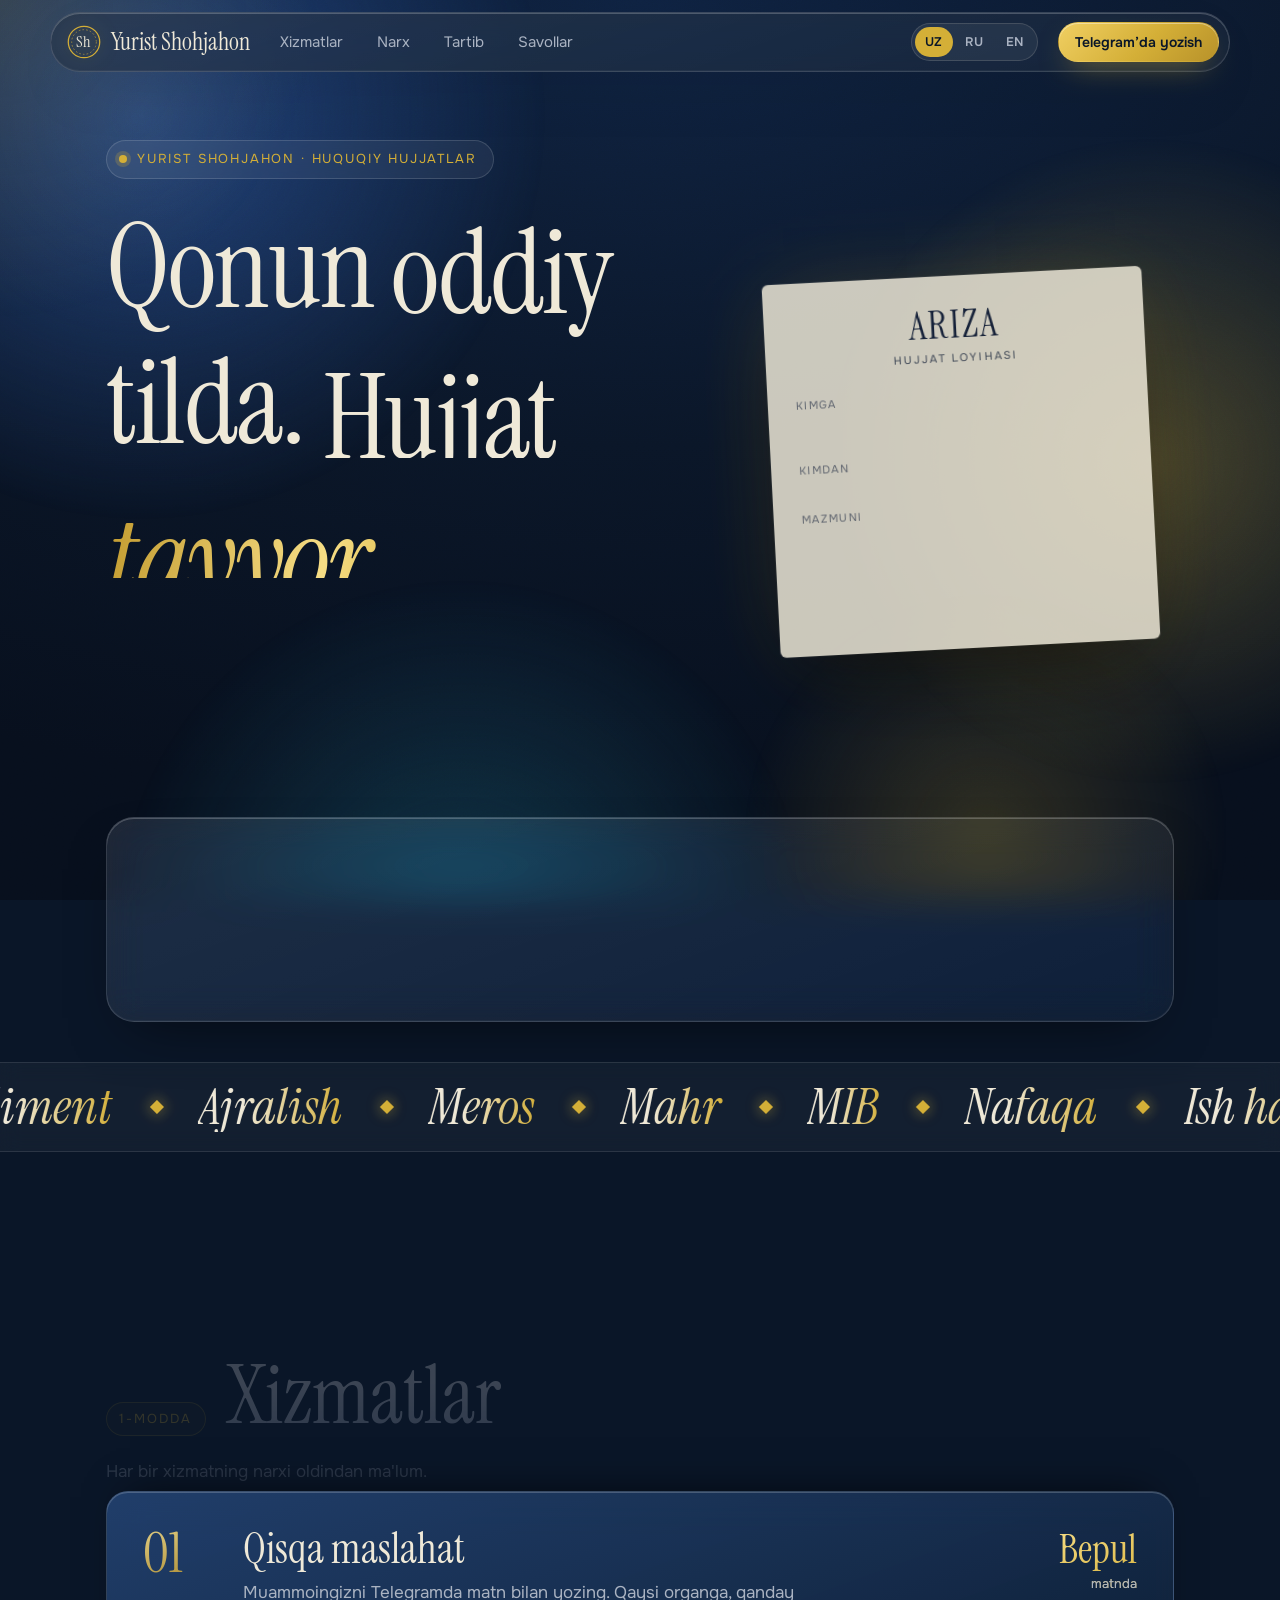
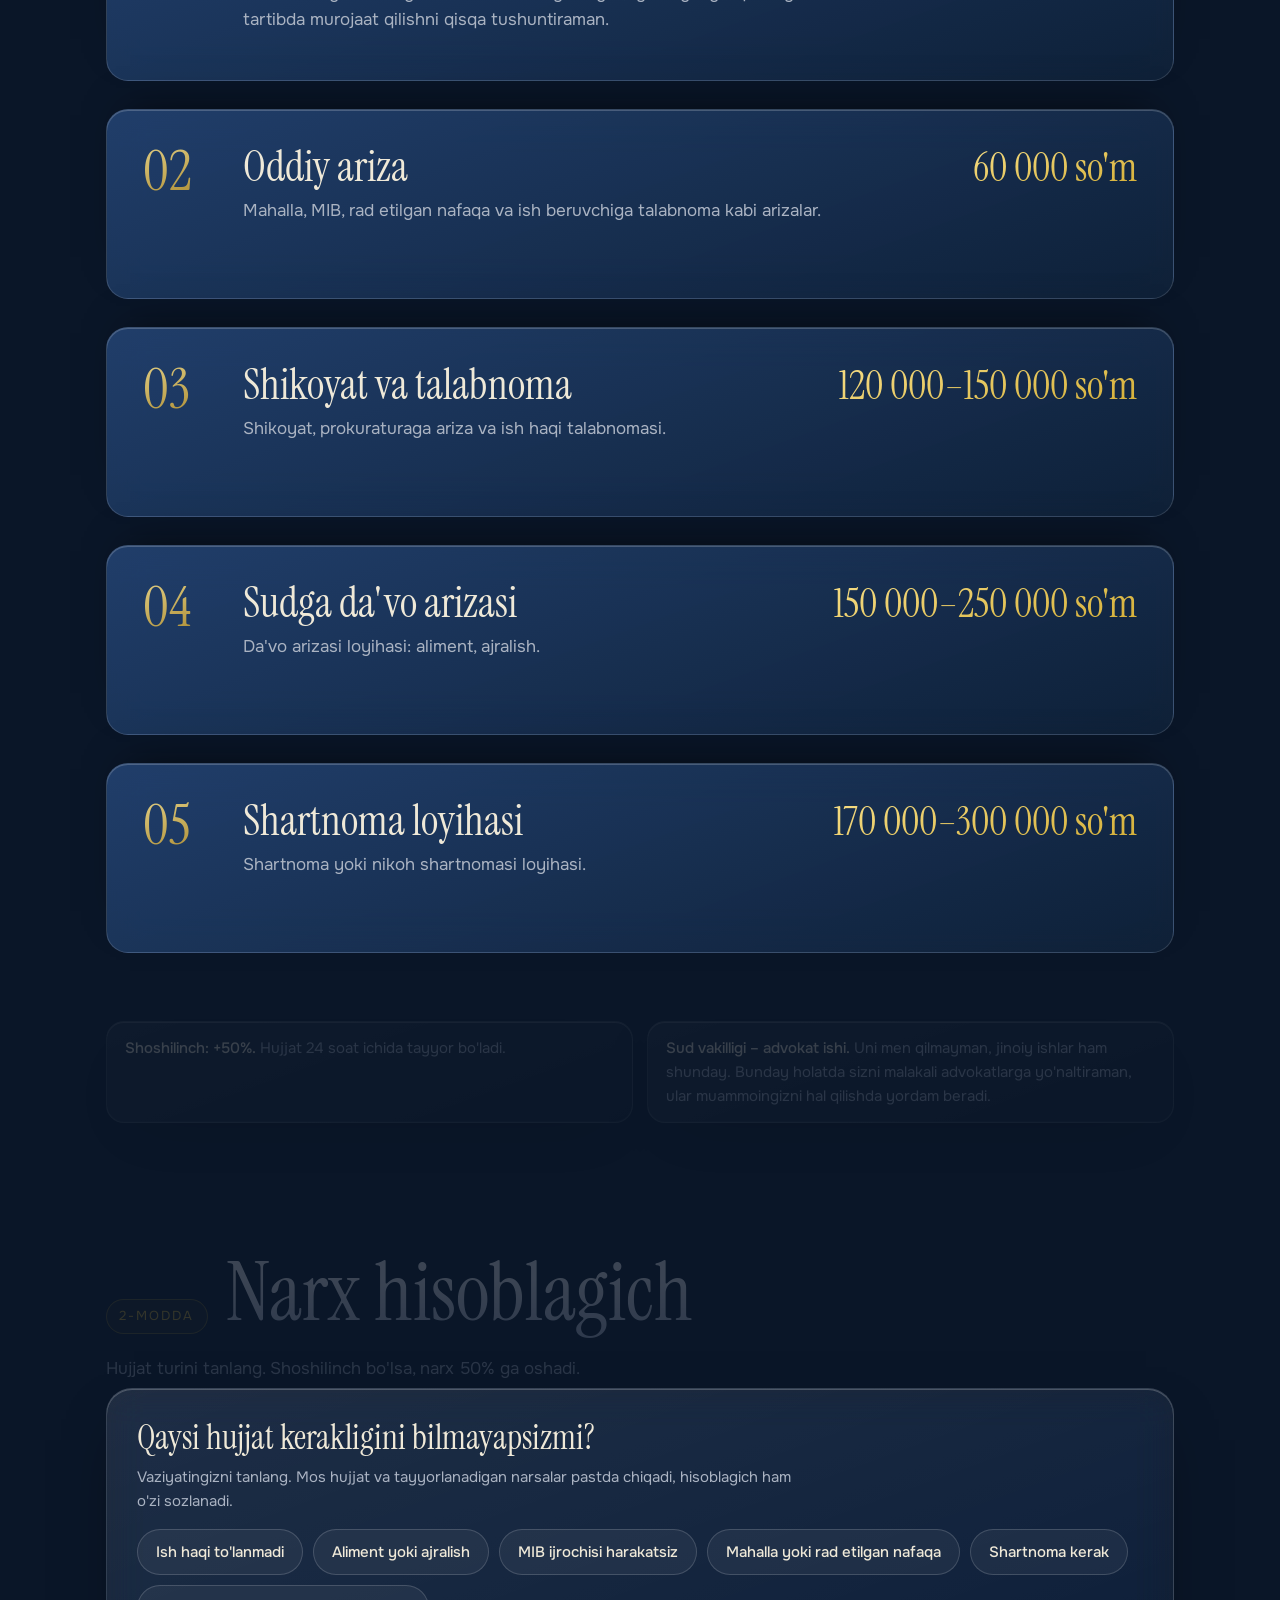
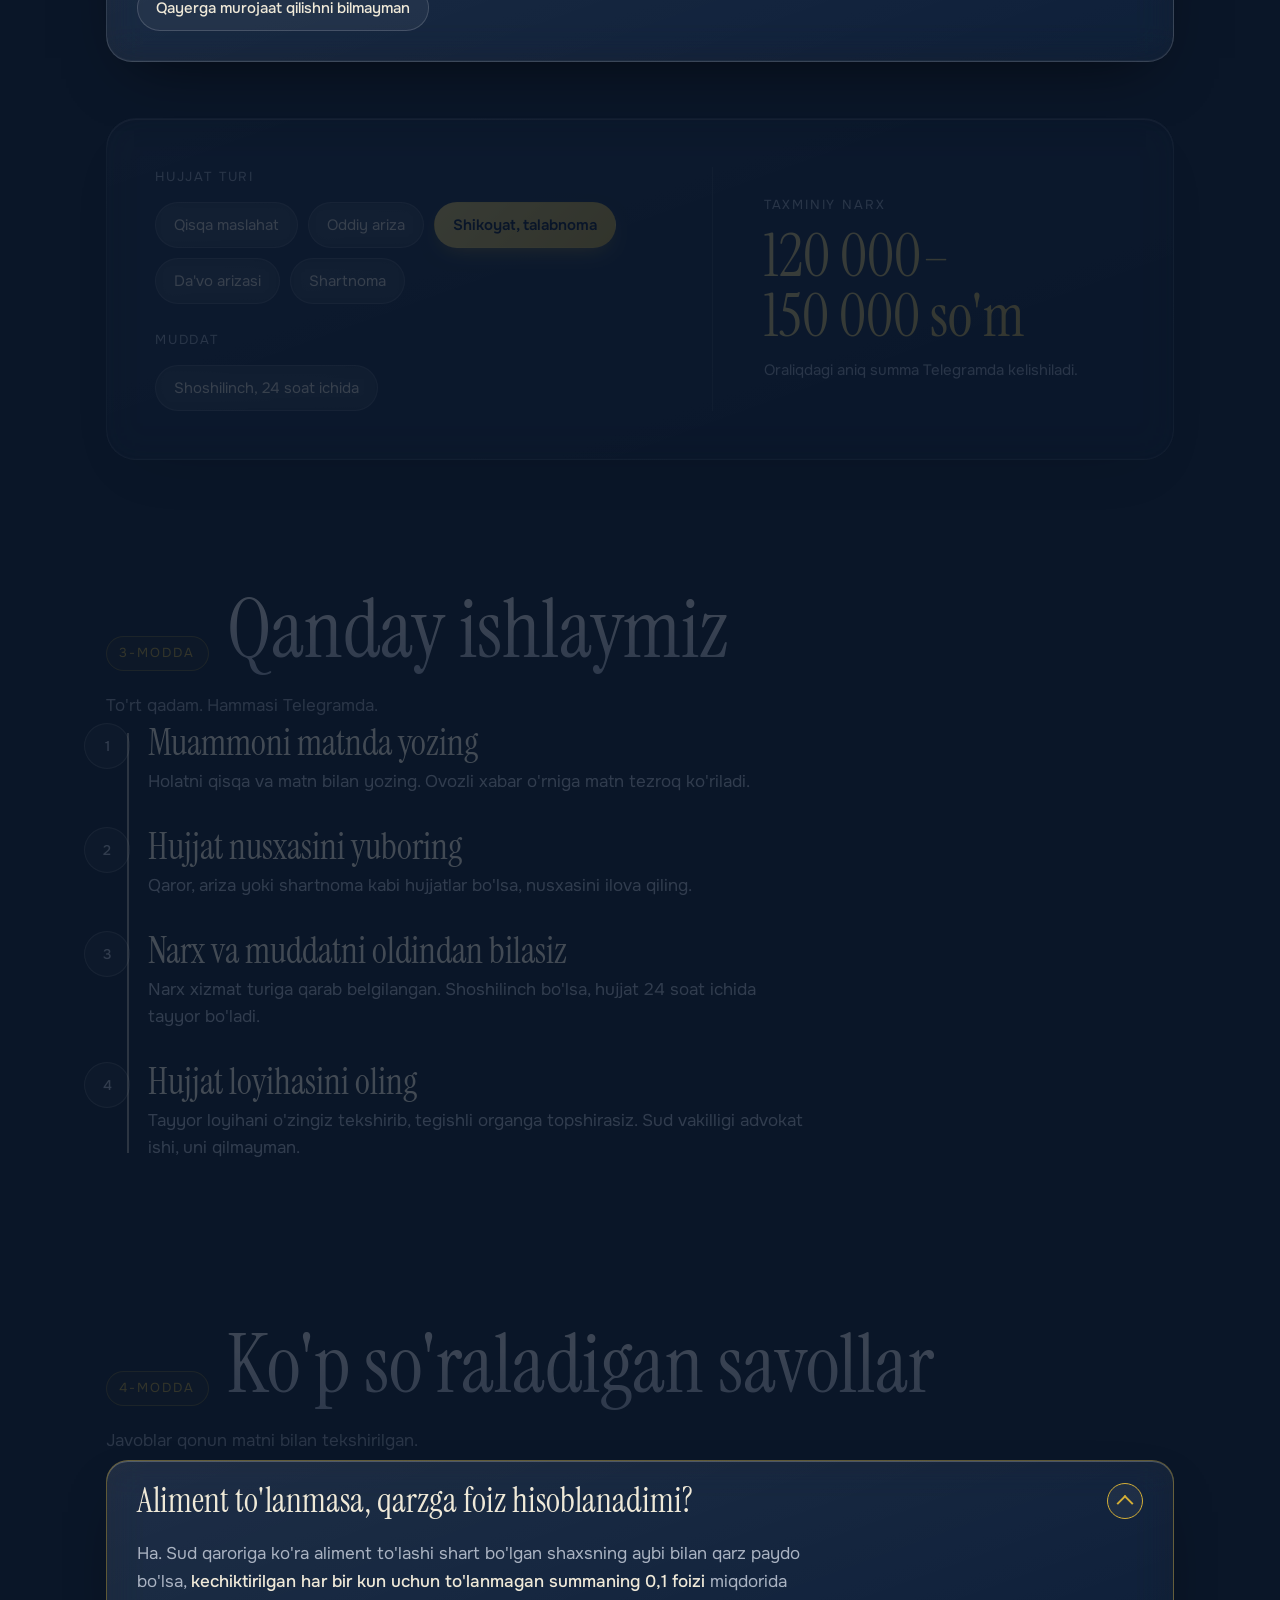
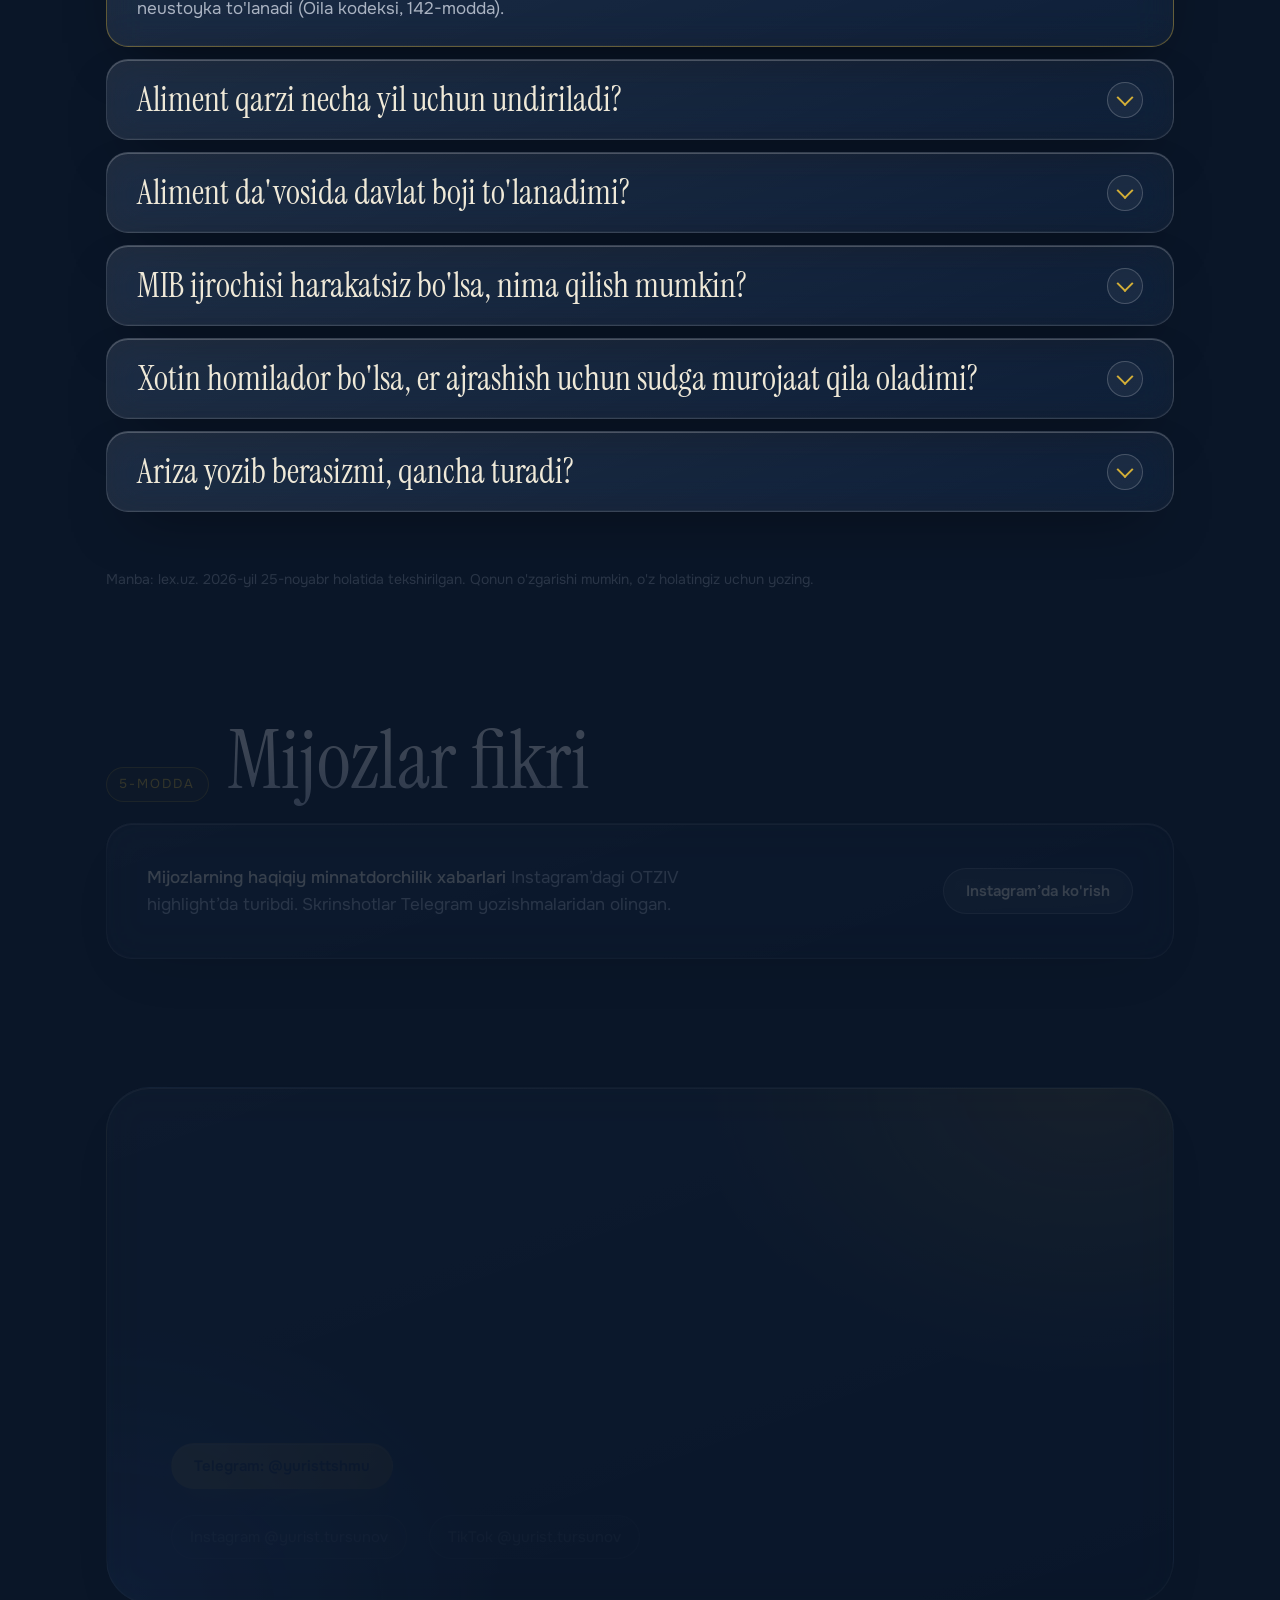
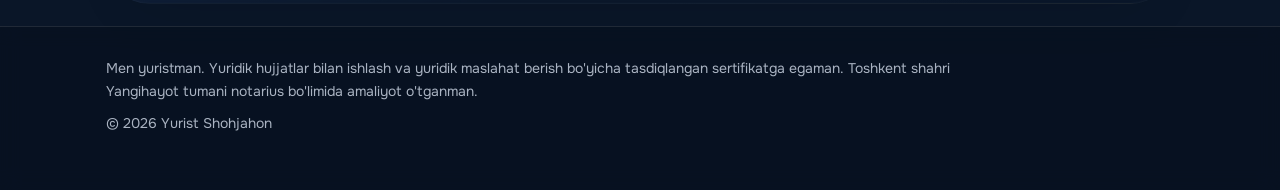
<file: index.html>
<!DOCTYPE html>
<html lang="uz" data-theme="dark">
<head>
<meta charset="utf-8">
<meta http-equiv="Content-Security-Policy" content="default-src 'none'; script-src 'self'; style-src 'self'; img-src 'self' data:; font-src 'self'; connect-src 'none'; media-src 'none'; frame-src 'none'; worker-src 'none'; manifest-src 'none'; object-src 'none'; base-uri 'none'; form-action 'none'">
<meta name="referrer" content="no-referrer">
<link rel="icon" href="data:image/svg+xml,%3Csvg xmlns='http://www.w3.org/2000/svg' viewBox='0 0 64 64'%3E%3Crect width='64' height='64' rx='14' fill='%230a1628'/%3E%3Ccircle cx='32' cy='32' r='22' fill='none' stroke='%23d4af37' stroke-width='3'/%3E%3Ctext x='32' y='41' text-anchor='middle' font-family='Georgia,serif' font-size='24' fill='%23d4af37'%3ESh%3C/text%3E%3C/svg%3E">
<meta name="viewport" content="width=device-width, initial-scale=1">
<meta name="color-scheme" content="dark">
<meta name="theme-color" content="#0a1628">
<meta property="og:title" content="Yurist Shohjahon">
<meta property="og:description" content="Ariza, shikoyat, da'vo va shartnoma loyihalari. Qisqa maslahat matnda bepul.">
<meta property="og:type" content="website">
<meta property="og:locale" content="uz_UZ">
<link rel="canonical" href="https://yuristtursunov.github.io/yurist-shohjahon/">
<link rel="alternate" hreflang="uz" href="https://yuristtursunov.github.io/yurist-shohjahon/">
<link rel="alternate" hreflang="ru" href="https://yuristtursunov.github.io/yurist-shohjahon/ru/">
<link rel="alternate" hreflang="en" href="https://yuristtursunov.github.io/yurist-shohjahon/en/">
<link rel="alternate" hreflang="x-default" href="https://yuristtursunov.github.io/yurist-shohjahon/">
<script type="application/ld+json">{"@context":"https://schema.org","@graph":[{"@type":"WebSite","name":"Yurist Shohjahon","url":"https://yuristtursunov.github.io/yurist-shohjahon/","inLanguage":"uz"},{"@type":"FAQPage","url":"https://yuristtursunov.github.io/yurist-shohjahon/#savollar","inLanguage":"uz","mainEntity":[{"@type":"Question","name":"Aliment to'lanmasa, qarzga foiz hisoblanadimi?","acceptedAnswer":{"@type":"Answer","text":"Ha. Sud qaroriga ko'ra aliment to'lashi shart bo'lgan shaxsning aybi bilan qarz paydo bo'lsa, kechiktirilgan har bir kun uchun to'lanmagan summaning 0,1 foizi miqdorida neustoyka to'lanadi (Oila kodeksi, 142-modda)."}},{"@type":"Question","name":"Aliment qarzi necha yil uchun undiriladi?","acceptedAnswer":{"@type":"Answer","text":"Ijro varaqasi yoki notarial kelishuv taqdim qilingunga qadar o'tgan davr uchun, uch yildan oshmagan muddatga. Qarz to'lovchining aybi bilan undirilmagan bo'lsa, o'tgan butun vaqt uchun undiriladi (Oila kodeksi, 139-modda)."}},{"@type":"Question","name":"Aliment da'vosida davlat boji to'lanadimi?","acceptedAnswer":{"@type":"Answer","text":"Yo'q. Aliment undirish haqidagi da'volar bo'yicha da'vogarlar davlat bojidan ozod (“Davlat boji to'g'risida”gi qonun, 8-modda)."}},{"@type":"Question","name":"MIB ijrochisi harakatsiz bo'lsa, nima qilish mumkin?","acceptedAnswer":{"@type":"Answer","text":"Ijrochining qarori, harakati yoki harakatsizligi ustidan shikoyat 10 kun ichida beriladi: ma'muriy sudga yoki yuqori turuvchi organga. Muddat qaror haqida xabar qilingan kundan yoki huquq buzilgani ma'lum bo'lgan paytdan boshlanadi (“Sud hujjatlari va boshqa organlar hujjatlarini ijro etish to'g'risida”gi qonun, 86-1-modda)."}},{"@type":"Question","name":"Xotin homilador bo'lsa, er ajrashish uchun sudga murojaat qila oladimi?","acceptedAnswer":{"@type":"Answer","text":"Xotinning roziligisiz qila olmaydi. Bu cheklov homiladorlik vaqtida va bola tug'ilgandan keyin bir yil davom etadi (Oila kodeksi, 39-modda). Sud ishni keyinga qoldirib, yarashish uchun olti oygacha muhlat ham berishi mumkin (40-modda)."}},{"@type":"Question","name":"Ariza yozib berasizmi, qancha turadi?","acceptedAnswer":{"@type":"Answer","text":"Ha, hujjat loyihasini tayyorlayman. Narxlar yuqoridagi hisoblagichda, qisqa maslahat bepul. Sud vakilligi advokat ishi, uni men qilmayman."}}]}]}</script>
<meta name="description" content="Yurist Shohjahon: ariza, shikoyat, da'vo va shartnoma loyihalari. Qisqa maslahat matnda bepul.">
<title>Yurist Shohjahon</title>
<link rel="stylesheet" href="assets/style.css">
</head>
<body>
<a class="skip" href="#asosiy">Asosiy mazmunga o'tish</a>
<div id="progress" aria-hidden="true"></div>
<div class="aurora" aria-hidden="true"><i class="blob b1"></i><i class="blob b2"></i><i class="blob b3"></i><i class="blob b4"></i></div>
<div class="grain" aria-hidden="true"></div>
<div class="ring" id="ring" aria-hidden="true"></div>

<header class="top">
  <div class="wrap">
    <a class="brand" href="#" aria-label="Yurist Shohjahon, bosh sahifa">
      <svg viewBox="0 0 40 40" aria-hidden="true"><circle cx="20" cy="20" r="18.5" fill="none" stroke="#d4af37" stroke-width="1.5"/><circle cx="20" cy="20" r="14.5" fill="none" stroke="#d4af37" stroke-width=".7" stroke-dasharray="2 2.4"/><text x="20" y="26" text-anchor="middle" font-family="Instrument Serif, Georgia, serif" font-size="19" fill="#efe9d8">Sh</text></svg>
      <span translate="no">Yurist Shohjahon</span>
    </a>
    <nav class="menu" aria-label="Bo'limlar">
      <a href="#xizmatlar">Xizmatlar</a>
      <a href="#narx">Narx</a>
      <a href="#tartib">Tartib</a>
      <a href="#savollar">Savollar</a>
    </nav>
    <div class="lang" role="group" aria-label="Til / Язык / Language"><a href="./" hreflang="uz" lang="uz" aria-label="O'zbekcha" aria-current="true">UZ</a><a href="ru/" hreflang="ru" lang="ru" aria-label="Русский">RU</a><a href="en/" hreflang="en" lang="en" aria-label="English">EN</a></div>
    <a class="btn gold" href="https://t.me/yuristtshmu" data-mag rel="noopener noreferrer"><span>Telegram<span class="hide-s">’da yozish</span></span></a>
  </div>
</header>

<main id="asosiy">
<section class="hero" aria-labelledby="h1">
  <div class="glow" id="glow" aria-hidden="true"></div>
  <div class="wrap">
    <div class="hero-grid">
      <div>
        <p class="eyebrow">Yurist Shohjahon · huquqiy hujjatlar</p>
        <h1 id="h1"><span class="w"><span>Qonun</span></span> <span class="w"><span>oddiy</span></span> <span class="w"><span>tilda.</span></span> <span class="w"><span>Hujjat</span></span> <span class="w"><span><em>tayyor.</em></span></span></h1>
        <p class="lead">Men Shohjahon, yurist. <b>Aliment, ajralish, MIB va ish haqi</b> kabi masalalarda ariza, shikoyat va da'vo loyihalarini tayyorlab beraman. Qisqa maslahat matnda bepul.</p>
        <div class="cta">
          <a class="btn gold" href="https://t.me/yuristtshmu" data-mag rel="noopener noreferrer">Muammoni yozish</a>
          <a class="btn ghost" href="#narx" data-mag>Narxni hisoblash</a>
        </div>
      </div>
      <div class="paper-wrap" id="paperWrap">
        <div class="fchip c1" aria-hidden="true"><i></i>Qisqa maslahat – bepul</div>
        <div class="fchip c2" aria-hidden="true"><i></i>Shoshilinch – 24 soat</div>
        <div class="paper" id="paper" role="img" aria-label="Ariza namunasi: sarlavha, maydonlar va “Loyiha tayyor” muhri">
          <div class="doc-t">ARIZA</div>
          <div class="doc-s">hujjat loyihasi</div>
          <div class="row">Kimga</div><span class="ln a"></span><span class="ln e"></span>
          <div class="row">Kimdan</div><span class="ln b"></span>
          <div class="row">Mazmuni</div><span class="ln a"></span><span class="ln d"></span><span class="ln c"></span><span class="ln b"></span><span class="ln e"></span>
          <div class="stamp">Loyiha<br>tayyor<small>Yurist Shohjahon</small></div>
        </div>
      </div>
    </div>

    <div class="stats">
      <div class="stat"><strong class="num" data-count="1000" data-suffix="+">1&nbsp;000+</strong><span>Instagram obunachi</span></div>
      <div class="stat"><strong>Bepul</strong><span>qisqa maslahat, matnda</span></div>
      <div class="stat"><strong class="num" data-count="24" data-suffix=" soat">24 soat</strong><span>shoshilinch hujjat (+<span data-urgent-pct>50</span>%)</span></div>
    </div>
  </div>

  <div class="marquee" aria-hidden="true">
    <div class="marquee-track" id="mtrack">
      <div class="mgroup"><span>Aliment</span><i></i><span>Ajralish</span><i></i><span>Meros</span><i></i><span>Mahr</span><i></i><span>MIB</span><i></i><span>Nafaqa</span><i></i><span>Ish haqi</span><i></i><span>Shartnoma</span><i></i></div>
      <div class="mgroup"><span>Aliment</span><i></i><span>Ajralish</span><i></i><span>Meros</span><i></i><span>Mahr</span><i></i><span>MIB</span><i></i><span>Nafaqa</span><i></i><span>Ish haqi</span><i></i><span>Shartnoma</span><i></i></div>
    </div>
  </div>
</section>

<section class="art" id="xizmatlar" aria-labelledby="h-x">
  <div class="wrap">
    <div class="art-h"><span class="mod">1-modda</span><h2 id="h-x">Xizmatlar</h2></div>
    <p class="art-p">Har bir xizmatning narxi oldindan ma'lum.</p>
    <div class="stack" id="stack">
      <article class="svc"><div class="n">01</div><div><h3>Qisqa maslahat</h3><p>Muammoingizni Telegramda matn bilan yozing. Qaysi organga, qanday tartibda murojaat qilishni qisqa tushuntiraman.</p></div><div class="pr"><span data-price="maslahat">Bepul</span><small>matnda</small></div></article>
      <article class="svc"><div class="n">02</div><div><h3>Oddiy ariza</h3><p>Mahalla, MIB, rad etilgan nafaqa va ish beruvchiga talabnoma kabi arizalar.</p></div><div class="pr"><span data-price="oddiy">60 000 so'm</span></div></article>
      <article class="svc"><div class="n">03</div><div><h3>Shikoyat va talabnoma</h3><p>Shikoyat, prokuraturaga ariza va ish haqi talabnomasi.</p></div><div class="pr"><span data-price="shikoyat">120 000–150 000 so'm</span></div></article>
      <article class="svc"><div class="n">04</div><div><h3>Sudga da'vo arizasi</h3><p>Da'vo arizasi loyihasi: aliment, ajralish.</p></div><div class="pr"><span data-price="davo">150 000–250 000 so'm</span></div></article>
      <article class="svc"><div class="n">05</div><div><h3>Shartnoma loyihasi</h3><p>Shartnoma yoki nikoh shartnomasi loyihasi.</p></div><div class="pr"><span data-price="shartnoma">170 000–300 000 so'm</span></div></article>
    </div>
    <div class="rule-note">
      <p class="chip-note"><b>Shoshilinch: +<span data-urgent-pct>50</span>%.</b> Hujjat 24 soat ichida tayyor bo'ladi.</p>
      <p class="chip-note"><b>Sud vakilligi – advokat ishi.</b> Uni men qilmayman, jinoiy ishlar ham shunday. Bunday holatda sizni malakali advokatlarga yo'naltiraman, ular muammoingizni hal qilishda yordam beradi.</p>
    </div>
  </div>
</section>

<section class="art" id="narx" aria-labelledby="h-n">
  <div class="wrap">
    <div class="art-h"><span class="mod">2-modda</span><h2 id="h-n">Narx hisoblagich</h2></div>
    <p class="art-p">Hujjat turini tanlang. Shoshilinch bo'lsa, narx 50% ga oshadi.</p>
    <div class="finder" id="finder"><h3 id="fh">Qaysi hujjat kerakligini bilmayapsizmi?</h3><p class="fhint">Vaziyatingizni tanlang. Mos hujjat va tayyorlanadigan narsalar pastda chiqadi, hisoblagich ham o'zi sozlanadi.</p><div class="opts" role="group" aria-labelledby="fh"><button type="button" class="fbtn" data-doc="shikoyat" data-fo="fo1" aria-pressed="false">Ish haqi to'lanmadi</button><button type="button" class="fbtn" data-doc="davo" data-fo="fo2" aria-pressed="false">Aliment yoki ajralish</button><button type="button" class="fbtn" data-doc="shikoyat" data-fo="fo3" aria-pressed="false">MIB ijrochisi harakatsiz</button><button type="button" class="fbtn" data-doc="oddiy" data-fo="fo4" aria-pressed="false">Mahalla yoki rad etilgan nafaqa</button><button type="button" class="fbtn" data-doc="shartnoma" data-fo="fo5" aria-pressed="false">Shartnoma kerak</button><button type="button" class="fbtn" data-doc="maslahat" data-fo="fo6" aria-pressed="false">Qayerga murojaat qilishni bilmayman</button></div><div class="fout" id="fout" role="status" aria-live="polite" hidden></div><template id="fo1"><p class="fr">Sizga mos: <b>Shikoyat va talabnoma</b></p><p class="fp">Narx: <span data-price="shikoyat">120 000–150 000 so'm</span></p><p class="ft">Yozishdan oldin tayyorlang:</p><ul><li>Ishga kirgan va to'lov kutilgan sanalar</li><li>Ish shartnomasi yoki buyruq nusxasi (bo'lsa)</li><li>To'lanmagan summa va ish beruvchining javobi (bo'lsa)</li></ul><a class="btn gold fcta" href="https://t.me/yuristtshmu" rel="noopener noreferrer">Telegramda yozish</a></template><template id="fo2"><p class="fr">Sizga mos: <b>Sudga da'vo arizasi</b></p><p class="fp">Narx: <span data-price="davo">150 000–250 000 so'm</span></p><p class="ft">Yozishdan oldin tayyorlang:</p><ul><li>Nikoh va bolalar haqida qisqa ma'lumot</li><li>Oldingi sud qarori yoki ariza nusxasi (bo'lsa)</li><li>Sudda aynan nimani talab qilmoqchiligingiz</li></ul><a class="btn gold fcta" href="https://t.me/yuristtshmu" rel="noopener noreferrer">Telegramda yozish</a></template><template id="fo3"><p class="fr">Sizga mos: <b>Shikoyat va talabnoma</b></p><p class="fp">Narx: <span data-price="shikoyat">120 000–150 000 so'm</span></p><p class="ft">Yozishdan oldin tayyorlang:</p><ul><li>Ijro hujjati yoki qaror nusxasi (bo'lsa)</li><li>Ijrochiga qachon murojaat qilganingiz va qanday javob olganingiz</li><li>Qanday natija kutayotganingiz</li></ul><a class="btn gold fcta" href="https://t.me/yuristtshmu" rel="noopener noreferrer">Telegramda yozish</a></template><template id="fo4"><p class="fr">Sizga mos: <b>Oddiy ariza</b></p><p class="fp">Narx: <span data-price="oddiy">60 000 so'm</span></p><p class="ft">Yozishdan oldin tayyorlang:</p><ul><li>Qaysi organga murojaat qilmoqchisiz (mahalla, MIB, ish beruvchi)</li><li>Rad javobi yoki qaror nusxasi (bo'lsa)</li><li>Nimani so'rayotganingiz</li></ul><a class="btn gold fcta" href="https://t.me/yuristtshmu" rel="noopener noreferrer">Telegramda yozish</a></template><template id="fo5"><p class="fr">Sizga mos: <b>Shartnoma loyihasi</b></p><p class="fp">Narx: <span data-price="shartnoma">170 000–300 000 so'm</span></p><p class="ft">Yozishdan oldin tayyorlang:</p><ul><li>Tomonlar kimlar va nima haqida kelishilgan</li><li>Summa, muddat va to'lov tartibi</li><li>Nikoh shartnomasi bo'lsa, qaysi mulk va majburiyatlar kiradi</li></ul><a class="btn gold fcta" href="https://t.me/yuristtshmu" rel="noopener noreferrer">Telegramda yozish</a></template><template id="fo6"><p class="fr">Sizga mos: <b>Qisqa maslahat</b></p><p class="fp">Narx: <span data-price="maslahat">Bepul</span></p><p class="ft">Yozishdan oldin tayyorlang:</p><ul><li>Holatni 3–4 gapda yozing</li><li>Sanalar va mavjud hujjatlarni eslatib o'ting</li><li>Qaysi organga murojaat qilishni bepul maslahatda tushuntiraman</li></ul><a class="btn gold fcta" href="https://t.me/yuristtshmu" rel="noopener noreferrer">Telegramda yozish</a></template></div>
    <div class="calc">
      <div>
        <fieldset>
          <legend>Hujjat turi</legend>
          <div class="opts" id="opts">
            <div class="opt"><input type="radio" name="tur" id="t-maslahat" value="maslahat"><label for="t-maslahat">Qisqa maslahat</label></div>
            <div class="opt"><input type="radio" name="tur" id="t-oddiy" value="oddiy"><label for="t-oddiy">Oddiy ariza</label></div>
            <div class="opt"><input type="radio" name="tur" id="t-shikoyat" value="shikoyat" checked><label for="t-shikoyat">Shikoyat, talabnoma</label></div>
            <div class="opt"><input type="radio" name="tur" id="t-davo" value="davo"><label for="t-davo">Da'vo arizasi</label></div>
            <div class="opt"><input type="radio" name="tur" id="t-shartnoma" value="shartnoma"><label for="t-shartnoma">Shartnoma</label></div>
          </div>
        </fieldset>
        <fieldset class="urgent">
          <legend>Muddat</legend>
          <div class="opts"><div class="opt"><input type="checkbox" id="urgent"><label for="urgent">Shoshilinch, 24 soat ichida</label></div></div>
        </fieldset>
      </div>
      <div class="out">
        <span class="lab">Taxminiy narx</span>
        <div class="big" id="big" aria-hidden="true">120&nbsp;000–150&nbsp;000&nbsp;so'm</div>
        <p class="sr" id="live" role="status" aria-live="polite"></p>
        <p id="outnote">Oraliqdagi aniq summa Telegramda kelishiladi.</p>
      </div>
    </div>
  </div>
</section>

<section class="art" id="tartib" aria-labelledby="h-t">
  <div class="wrap">
    <div class="art-h"><span class="mod">3-modda</span><h2 id="h-t">Qanday ishlaymiz</h2></div>
    <p class="art-p">To'rt qadam. Hammasi Telegramda.</p>
    <div class="steps-wrap" id="steps">
      <div class="track" aria-hidden="true"></div><div class="fill" id="fill" aria-hidden="true"></div>
      <ol class="steps">
      <li data-n="1"><h3>Muammoni matnda yozing</h3><p>Holatni qisqa va matn bilan yozing. Ovozli xabar o'rniga matn tezroq ko'riladi.</p></li>
      <li data-n="2"><h3>Hujjat nusxasini yuboring</h3><p>Qaror, ariza yoki shartnoma kabi hujjatlar bo'lsa, nusxasini ilova qiling.</p></li>
      <li data-n="3"><h3>Narx va muddatni oldindan bilasiz</h3><p>Narx xizmat turiga qarab belgilangan. Shoshilinch bo'lsa, hujjat 24 soat ichida tayyor bo'ladi.</p></li>
      <li data-n="4"><h3>Hujjat loyihasini oling</h3><p>Tayyor loyihani o'zingiz tekshirib, tegishli organga topshirasiz. Sud vakilligi advokat ishi, uni qilmayman.</p></li>
      </ol>
    </div>
  </div>
</section>

<section class="art" id="savollar" aria-labelledby="h-s">
  <div class="wrap">
    <div class="art-h"><span class="mod">4-modda</span><h2 id="h-s">Ko'p so'raladigan savollar</h2></div>
    <p class="art-p">Javoblar qonun matni bilan tekshirilgan.</p>
    <div class="faq" id="faq">
      <div class="q" data-open="false"><h3><button type="button" aria-expanded="false" aria-controls="a1" id="b1"><span>Aliment to'lanmasa, qarzga foiz hisoblanadimi?</span><span class="pm" aria-hidden="true"></span></button></h3><div class="ans" id="a1" role="region" aria-labelledby="b1"><div><p>Ha. Sud qaroriga ko'ra aliment to'lashi shart bo'lgan shaxsning aybi bilan qarz paydo bo'lsa, <b>kechiktirilgan har bir kun uchun to'lanmagan summaning 0,1 foizi</b> miqdorida neustoyka to'lanadi (Oila kodeksi, 142-modda).</p></div></div></div>
      <div class="q" data-open="false"><h3><button type="button" aria-expanded="false" aria-controls="a2" id="b2"><span>Aliment qarzi necha yil uchun undiriladi?</span><span class="pm" aria-hidden="true"></span></button></h3><div class="ans" id="a2" role="region" aria-labelledby="b2"><div><p>Ijro varaqasi yoki notarial kelishuv taqdim qilingunga qadar o'tgan davr uchun, <b>uch yildan oshmagan muddatga</b>. Qarz to'lovchining aybi bilan undirilmagan bo'lsa, o'tgan butun vaqt uchun undiriladi (Oila kodeksi, 139-modda).</p></div></div></div>
      <div class="q" data-open="false"><h3><button type="button" aria-expanded="false" aria-controls="a3" id="b3"><span>Aliment da'vosida davlat boji to'lanadimi?</span><span class="pm" aria-hidden="true"></span></button></h3><div class="ans" id="a3" role="region" aria-labelledby="b3"><div><p>Yo'q. Aliment undirish haqidagi da'volar bo'yicha da'vogarlar <b>davlat bojidan ozod</b> (“Davlat boji to'g'risida”gi qonun, 8-modda).</p></div></div></div>
      <div class="q" data-open="false"><h3><button type="button" aria-expanded="false" aria-controls="a4" id="b4"><span>MIB ijrochisi harakatsiz bo'lsa, nima qilish mumkin?</span><span class="pm" aria-hidden="true"></span></button></h3><div class="ans" id="a4" role="region" aria-labelledby="b4"><div><p>Ijrochining qarori, harakati yoki harakatsizligi ustidan shikoyat <b>10 kun ichida</b> beriladi: ma'muriy sudga yoki yuqori turuvchi organga. Muddat qaror haqida xabar qilingan kundan yoki huquq buzilgani ma'lum bo'lgan paytdan boshlanadi (“Sud hujjatlari va boshqa organlar hujjatlarini ijro etish to'g'risida”gi qonun, 86-1-modda).</p></div></div></div>
      <div class="q" data-open="false"><h3><button type="button" aria-expanded="false" aria-controls="a5" id="b5"><span>Xotin homilador bo'lsa, er ajrashish uchun sudga murojaat qila oladimi?</span><span class="pm" aria-hidden="true"></span></button></h3><div class="ans" id="a5" role="region" aria-labelledby="b5"><div><p>Xotinning roziligisiz qila olmaydi. Bu cheklov <b>homiladorlik vaqtida va bola tug'ilgandan keyin bir yil</b> davom etadi (Oila kodeksi, 39-modda). Sud ishni keyinga qoldirib, yarashish uchun olti oygacha muhlat ham berishi mumkin (40-modda).</p></div></div></div>
      <div class="q" data-open="false"><h3><button type="button" aria-expanded="false" aria-controls="a6" id="b6"><span>Ariza yozib berasizmi, qancha turadi?</span><span class="pm" aria-hidden="true"></span></button></h3><div class="ans" id="a6" role="region" aria-labelledby="b6"><div><p>Ha, hujjat loyihasini tayyorlayman. Narxlar yuqoridagi hisoblagichda, <b>qisqa maslahat bepul</b>. Sud vakilligi advokat ishi, uni men qilmayman.</p></div></div></div>
    </div>
    <p class="src">Manba: lex.uz. 2026-yil 25-noyabr holatida tekshirilgan. Qonun o'zgarishi mumkin, o'z holatingiz uchun yozing.</p>
  </div>
</section>

<section class="art" aria-labelledby="h-r">
  <div class="wrap">
    <div class="art-h"><span class="mod">5-modda</span><h2 id="h-r">Mijozlar fikri</h2></div>
    <div class="rev">
      <p><b>Mijozlarning haqiqiy minnatdorchilik xabarlari</b> Instagram’dagi OTZIV highlight’da turibdi. Skrinshotlar Telegram yozishmalaridan olingan.</p>
      <a class="btn ghost" href="https://www.instagram.com/yurist.tursunov/" data-mag rel="noopener noreferrer">Instagram’da ko'rish</a>
    </div>
  </div>
</section>

<section class="contact" id="aloqa" aria-labelledby="h-c">
  <div class="wrap"><div class="cbox">
    <h2 id="h-c"><span class="w"><span>Muammoingizni</span></span> <span class="w"><span><em>matnda</em></span></span> <span class="w"><span>yozing.</span></span></h2>
    <div class="cta">
      <a class="btn gold" href="https://t.me/yuristtshmu" data-mag rel="noopener noreferrer">Telegram: @yuristtshmu</a>
    </div>
    <div class="socials">
      <a href="https://www.instagram.com/yurist.tursunov/" rel="noopener noreferrer">Instagram @yurist.tursunov</a>
      <a href="https://www.tiktok.com/@yurist.tursunov" rel="noopener noreferrer">TikTok @yurist.tursunov</a>
    </div>
  </div></div>
</section>
</main>

<footer>
  <div class="wrap">
    <p>Men yuristman. Yuridik hujjatlar bilan ishlash va yuridik maslahat berish bo'yicha tasdiqlangan sertifikatga egaman. Toshkent shahri Yangihayot tumani notarius bo'limida amaliyot o'tganman.</p>
    <p>© 2026 <span translate="no">Yurist Shohjahon</span></p>
  </div>
</footer>

<script src="assets/gsap.min.js"></script>
<script src="assets/ScrollTrigger.min.js"></script>
<script src="assets/app.js"></script>
</body>
</html>
</file>
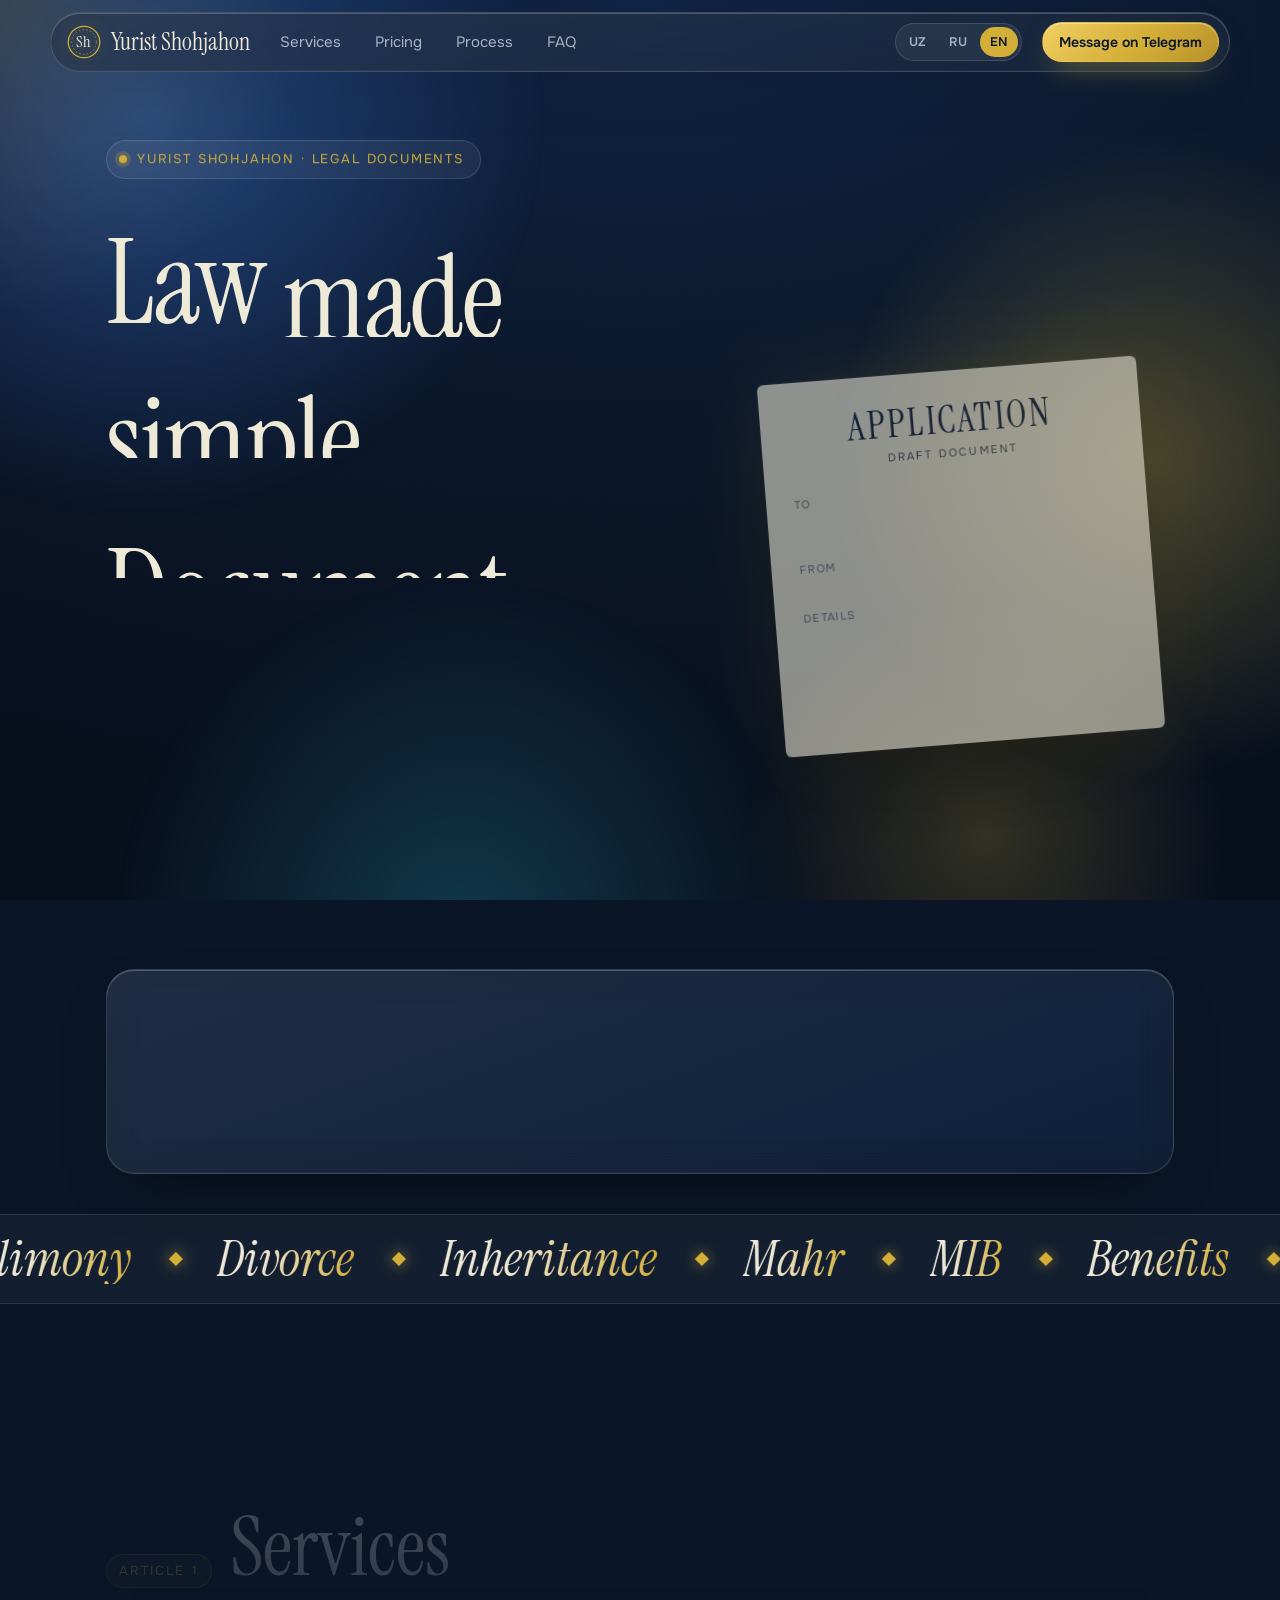
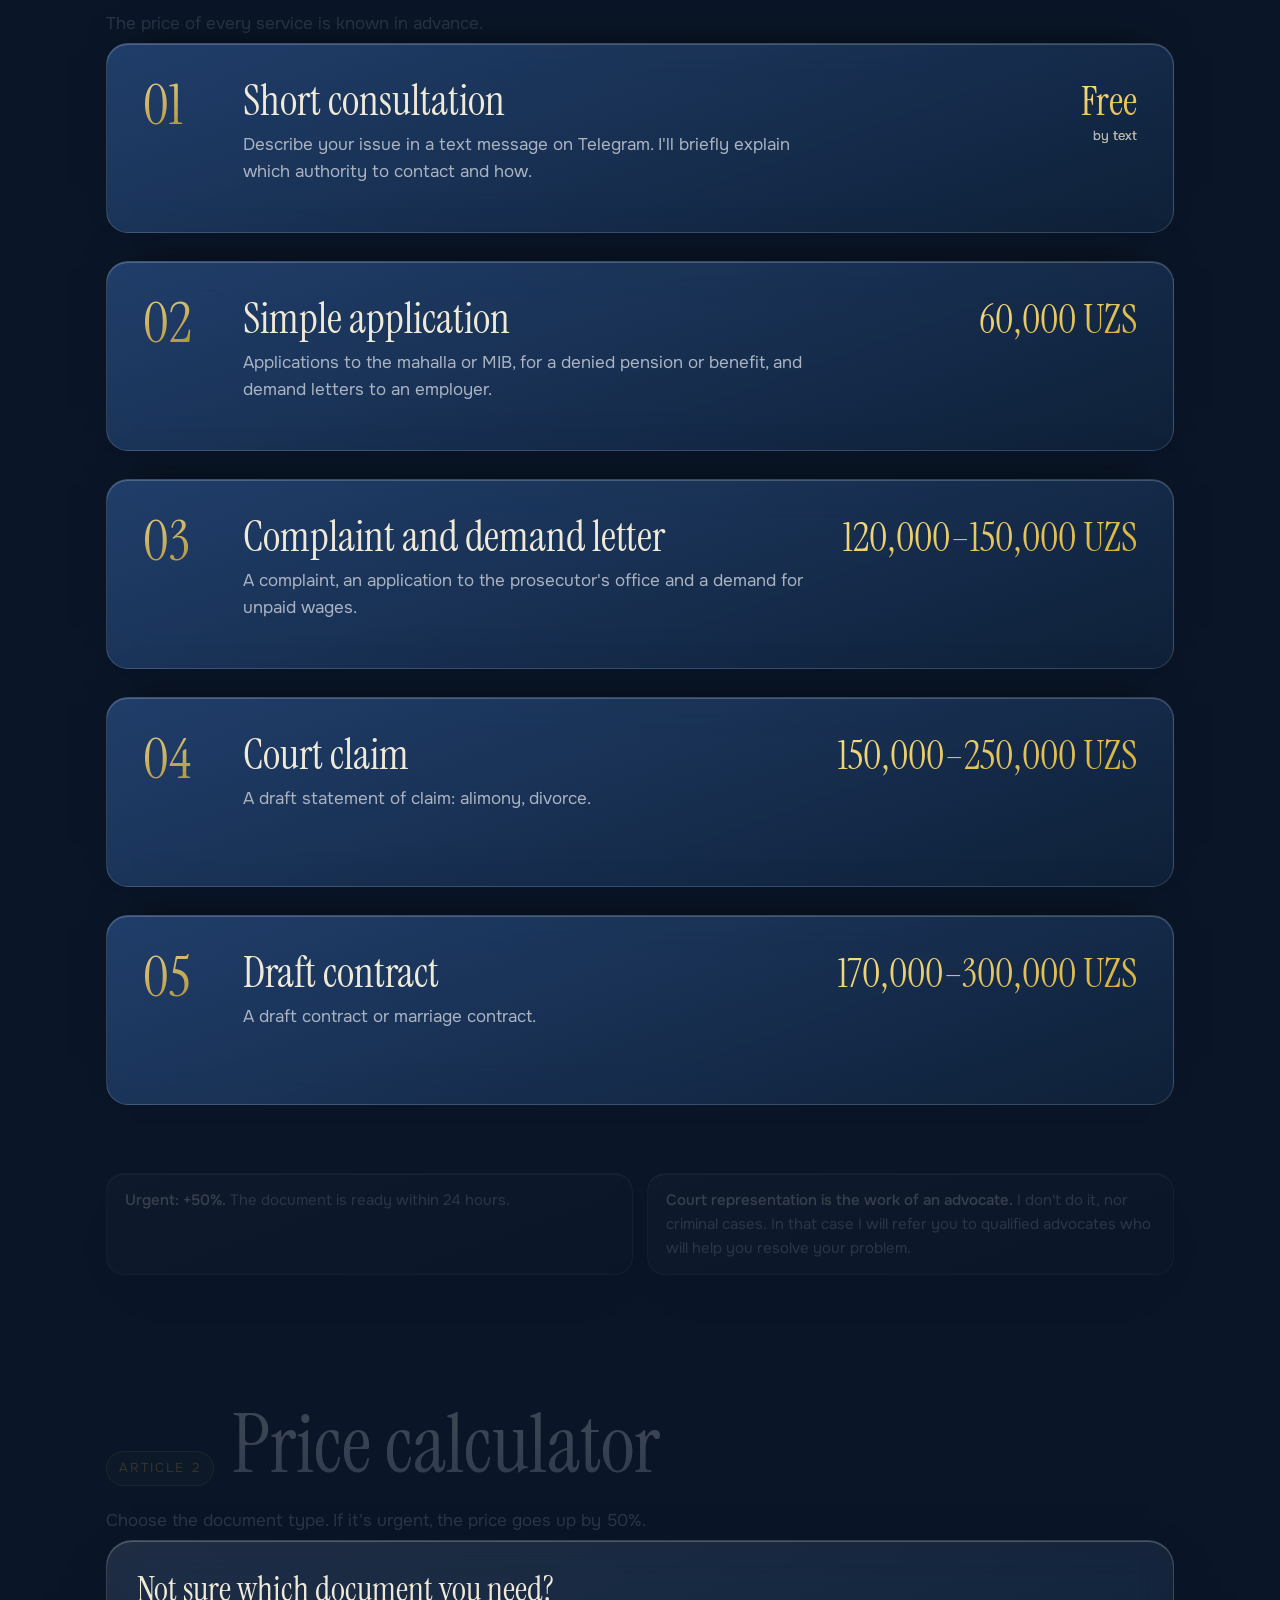
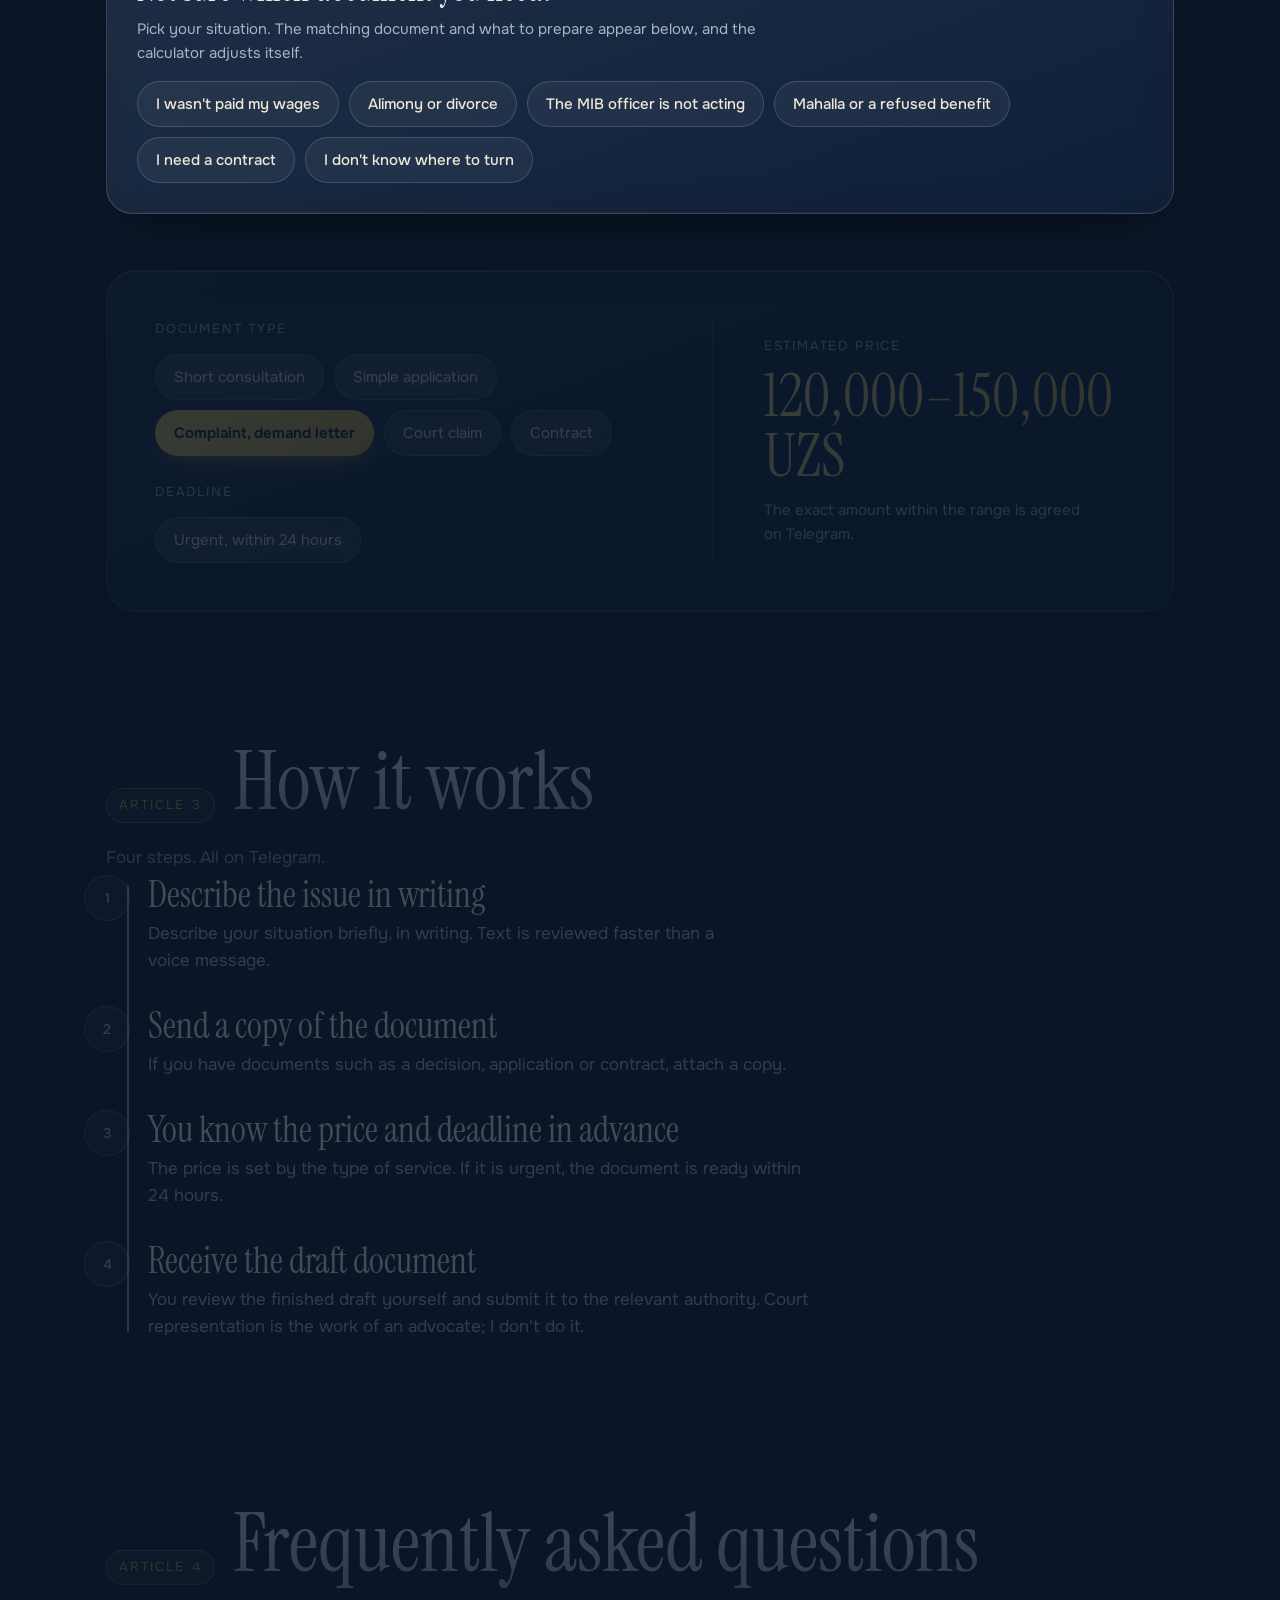
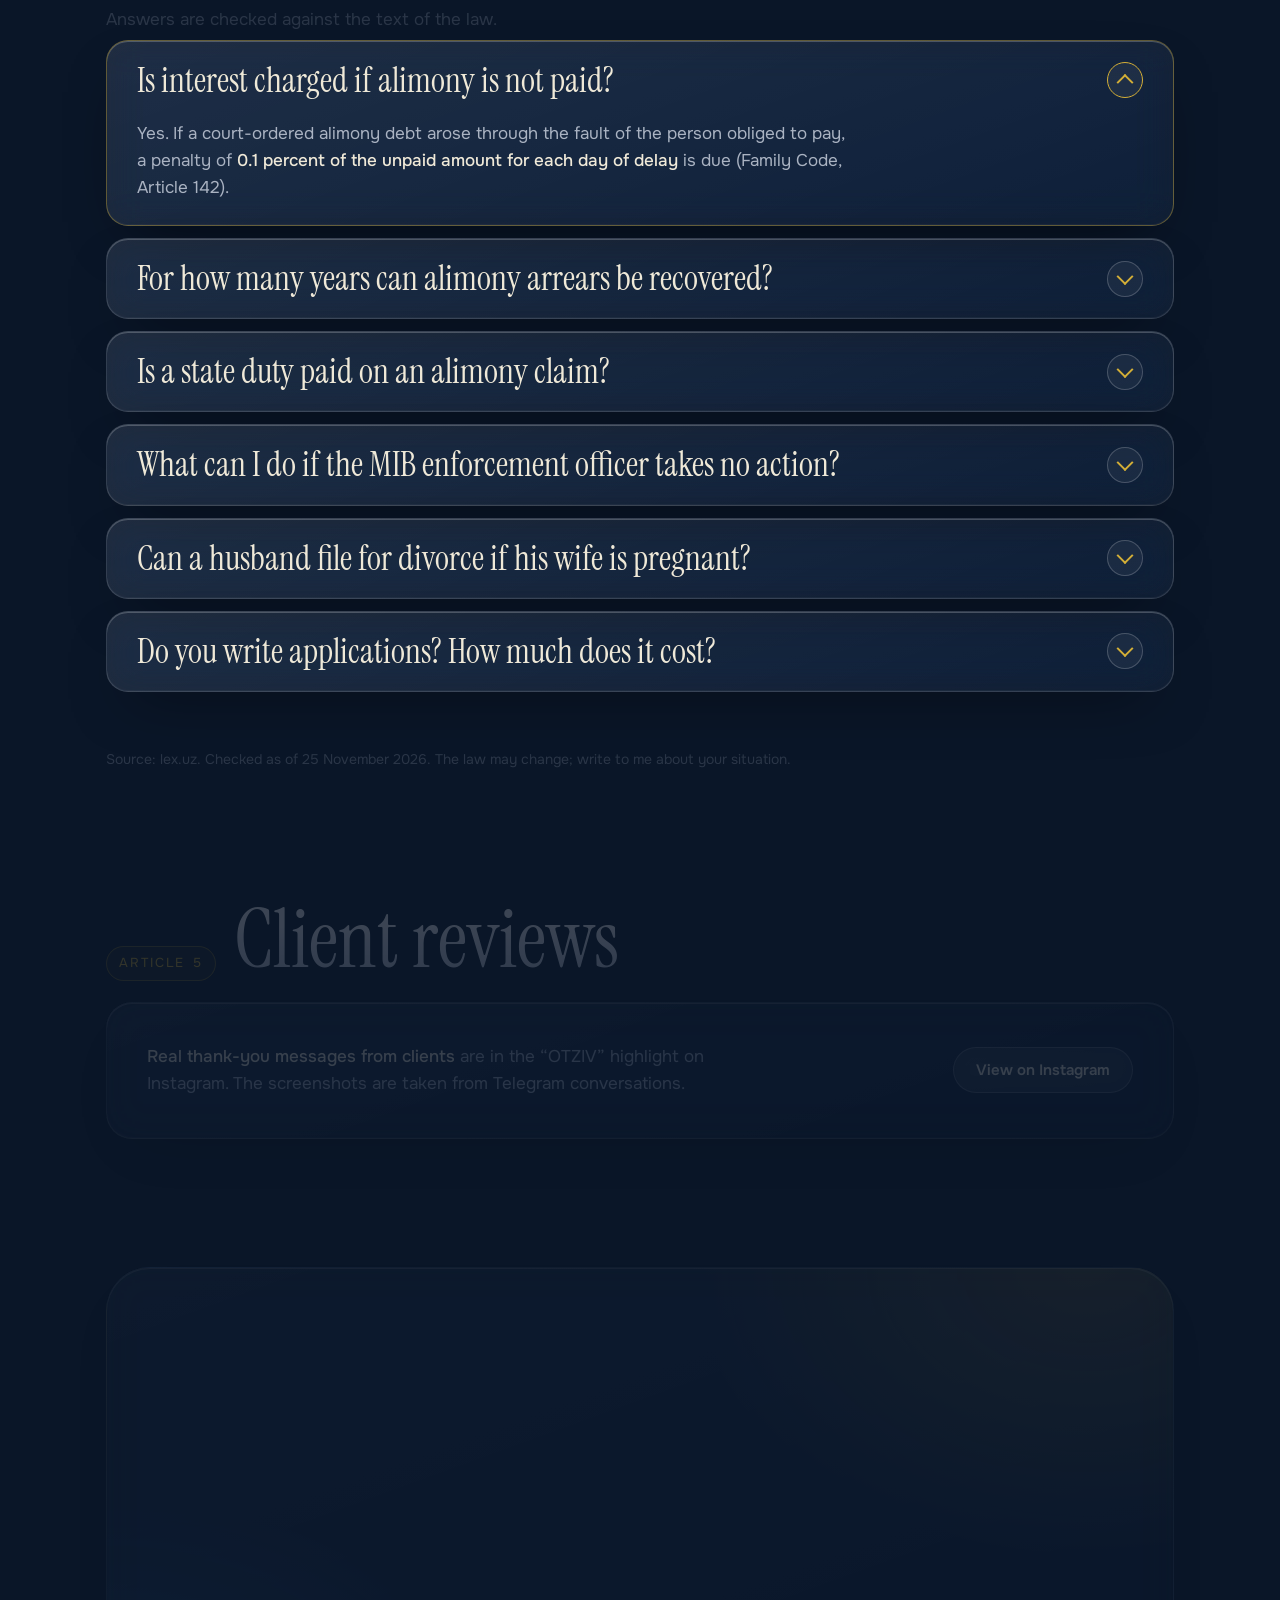
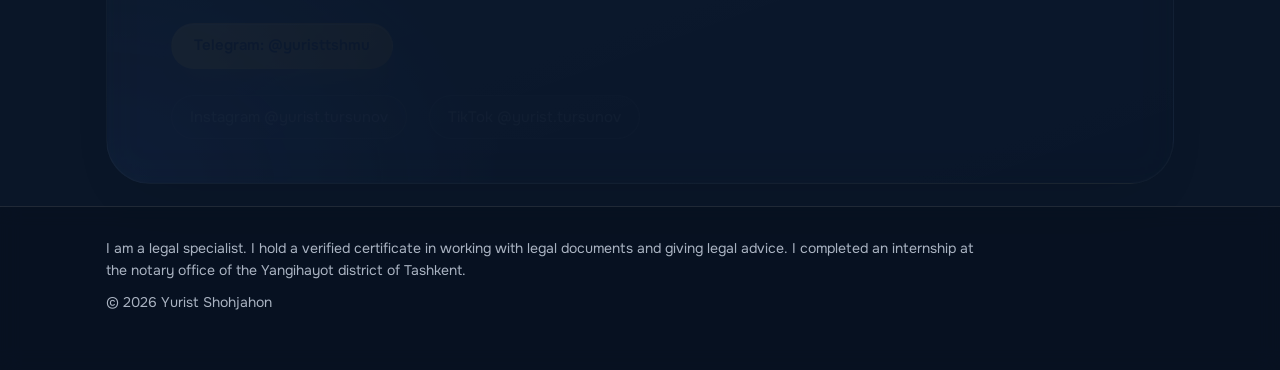
<file: en/index.html>
<!DOCTYPE html>
<html lang="en" data-theme="dark">
<head>
<meta charset="utf-8">
<meta http-equiv="Content-Security-Policy" content="default-src 'none'; script-src 'self'; style-src 'self'; img-src 'self' data:; font-src 'self'; connect-src 'none'; media-src 'none'; frame-src 'none'; worker-src 'none'; manifest-src 'none'; object-src 'none'; base-uri 'none'; form-action 'none'">
<meta name="referrer" content="no-referrer">
<link rel="icon" href="data:image/svg+xml,%3Csvg xmlns='http://www.w3.org/2000/svg' viewBox='0 0 64 64'%3E%3Crect width='64' height='64' rx='14' fill='%230a1628'/%3E%3Ccircle cx='32' cy='32' r='22' fill='none' stroke='%23d4af37' stroke-width='3'/%3E%3Ctext x='32' y='41' text-anchor='middle' font-family='Georgia,serif' font-size='24' fill='%23d4af37'%3ESh%3C/text%3E%3C/svg%3E">
<meta name="viewport" content="width=device-width, initial-scale=1">
<meta name="color-scheme" content="dark">
<meta name="theme-color" content="#0a1628">
<meta property="og:title" content="Yurist Shohjahon">
<meta property="og:description" content="Drafts of applications, complaints, court claims and contracts. A short text consultation is free.">
<meta property="og:type" content="website">
<meta property="og:locale" content="en_US">
<link rel="canonical" href="https://yuristtursunov.github.io/yurist-shohjahon/en/">
<link rel="alternate" hreflang="uz" href="https://yuristtursunov.github.io/yurist-shohjahon/">
<link rel="alternate" hreflang="ru" href="https://yuristtursunov.github.io/yurist-shohjahon/ru/">
<link rel="alternate" hreflang="en" href="https://yuristtursunov.github.io/yurist-shohjahon/en/">
<link rel="alternate" hreflang="x-default" href="https://yuristtursunov.github.io/yurist-shohjahon/">
<script type="application/ld+json">{"@context":"https://schema.org","@graph":[{"@type":"WebSite","name":"Yurist Shohjahon","url":"https://yuristtursunov.github.io/yurist-shohjahon/en/","inLanguage":"en"},{"@type":"FAQPage","url":"https://yuristtursunov.github.io/yurist-shohjahon/en/#savollar","inLanguage":"en","mainEntity":[{"@type":"Question","name":"Is interest charged if alimony is not paid?","acceptedAnswer":{"@type":"Answer","text":"Yes. If a court-ordered alimony debt arose through the fault of the person obliged to pay, a penalty of 0.1 percent of the unpaid amount for each day of delay is due (Family Code, Article 142)."}},{"@type":"Question","name":"For how many years can alimony arrears be recovered?","acceptedAnswer":{"@type":"Answer","text":"For the period before the writ of execution or notarial agreement was presented, but not more than three years. If the debt was not collected through the fault of the payer, it is recovered for the entire past period (Family Code, Article 139)."}},{"@type":"Question","name":"Is a state duty paid on an alimony claim?","acceptedAnswer":{"@type":"Answer","text":"No. Claimants in alimony recovery claims are exempt from the state duty (Law “On State Duty”, Article 8)."}},{"@type":"Question","name":"What can I do if the MIB enforcement officer takes no action?","acceptedAnswer":{"@type":"Answer","text":"A complaint against the officer's decision, action or inaction is filed within 10 days with the administrative court or a superior body. The period runs from the day the decision was notified, or from the moment the violation of the right became known (Law “On the Enforcement of Judicial Acts and Acts of Other Bodies”, Article 86-1)."}},{"@type":"Question","name":"Can a husband file for divorce if his wife is pregnant?","acceptedAnswer":{"@type":"Answer","text":"Not without the wife's consent. This restriction lasts during the pregnancy and for one year after the child is born (Family Code, Article 39). The court may also postpone the case and allow up to six months for reconciliation (Article 40)."}},{"@type":"Question","name":"Do you write applications? How much does it cost?","acceptedAnswer":{"@type":"Answer","text":"Yes, I prepare draft documents. Prices are in the calculator above, and a short consultation is free. Court representation is the work of an advocate; I don't do it."}}]}]}</script>
<meta name="description" content="Yurist Shohjahon: drafts of applications, complaints, court claims and contracts. A short text consultation is free.">
<title>Yurist Shohjahon</title>
<link rel="stylesheet" href="../assets/style.css">
</head>
<body>
<a class="skip" href="#asosiy">Skip to main content</a>
<div id="progress" aria-hidden="true"></div>
<div class="aurora" aria-hidden="true"><i class="blob b1"></i><i class="blob b2"></i><i class="blob b3"></i><i class="blob b4"></i></div>
<div class="grain" aria-hidden="true"></div>
<div class="ring" id="ring" aria-hidden="true"></div>

<header class="top">
  <div class="wrap">
    <a class="brand" href="#" aria-label="Yurist Shohjahon, home">
      <svg viewBox="0 0 40 40" aria-hidden="true"><circle cx="20" cy="20" r="18.5" fill="none" stroke="#d4af37" stroke-width="1.5"/><circle cx="20" cy="20" r="14.5" fill="none" stroke="#d4af37" stroke-width=".7" stroke-dasharray="2 2.4"/><text x="20" y="26" text-anchor="middle" font-family="Instrument Serif, Georgia, serif" font-size="19" fill="#efe9d8">Sh</text></svg>
      <span translate="no">Yurist Shohjahon</span>
    </a>
    <nav class="menu" aria-label="Sections">
      <a href="#xizmatlar">Services</a>
      <a href="#narx">Pricing</a>
      <a href="#tartib">Process</a>
      <a href="#savollar">FAQ</a>
    </nav>
    <div class="lang" role="group" aria-label="Til / Язык / Language"><a href="../" hreflang="uz" lang="uz" aria-label="O'zbekcha">UZ</a><a href="../ru/" hreflang="ru" lang="ru" aria-label="Русский">RU</a><a href="./" hreflang="en" lang="en" aria-label="English" aria-current="true">EN</a></div>
    <a class="btn gold" href="https://t.me/yuristtshmu" data-mag rel="noopener noreferrer"><span><span class="hide-s">Message on </span>Telegram</span></a>
  </div>
</header>

<main id="asosiy">
<section class="hero" aria-labelledby="h1">
  <div class="glow" id="glow" aria-hidden="true"></div>
  <div class="wrap">
    <div class="hero-grid">
      <div>
        <p class="eyebrow">Yurist Shohjahon · legal documents</p>
        <h1 id="h1"><span class="w"><span>Law</span></span> <span class="w"><span>made</span></span> <span class="w"><span>simple.</span></span> <span class="w"><span>Document</span></span> <span class="w"><span><em>ready.</em></span></span></h1>
        <p class="lead">I'm Shohjahon, a legal specialist. On <b>alimony, divorce, Compulsory Enforcement Bureau (MIB) matters and unpaid wages</b> I prepare drafts of applications, complaints and court claims. A short text consultation is free.</p>
        <div class="cta">
          <a class="btn gold" href="https://t.me/yuristtshmu" data-mag rel="noopener noreferrer">Describe your issue</a>
          <a class="btn ghost" href="#narx" data-mag>Calculate the price</a>
        </div>
      </div>
      <div class="paper-wrap" id="paperWrap">
        <div class="fchip c1" aria-hidden="true"><i></i>Short consultation – free</div>
        <div class="fchip c2" aria-hidden="true"><i></i>Urgent – 24 hours</div>
        <div class="paper" id="paper" role="img" aria-label="Sample application: title, fields and a “Draft ready” stamp">
          <div class="doc-t">APPLICATION</div>
          <div class="doc-s">draft document</div>
          <div class="row">To</div><span class="ln a"></span><span class="ln e"></span>
          <div class="row">From</div><span class="ln b"></span>
          <div class="row">Details</div><span class="ln a"></span><span class="ln d"></span><span class="ln c"></span><span class="ln b"></span><span class="ln e"></span>
          <div class="stamp">Draft<br>ready<small>Yurist Shohjahon</small></div>
        </div>
      </div>
    </div>

    <div class="stats">
      <div class="stat"><strong class="num" data-count="1000" data-suffix="+">1,000+</strong><span>Instagram followers</span></div>
      <div class="stat"><strong>Free</strong><span>short consultation, by text</span></div>
      <div class="stat"><strong class="num" data-count="24" data-suffix=" hours">24 hours</strong><span>urgent document (+<span data-urgent-pct>50</span>%)</span></div>
    </div>
  </div>

  <div class="marquee" aria-hidden="true">
    <div class="marquee-track" id="mtrack">
      <div class="mgroup"><span>Alimony</span><i></i><span>Divorce</span><i></i><span>Inheritance</span><i></i><span>Mahr</span><i></i><span>MIB</span><i></i><span>Benefits</span><i></i><span>Wages</span><i></i><span>Contracts</span><i></i></div>
      <div class="mgroup"><span>Alimony</span><i></i><span>Divorce</span><i></i><span>Inheritance</span><i></i><span>Mahr</span><i></i><span>MIB</span><i></i><span>Benefits</span><i></i><span>Wages</span><i></i><span>Contracts</span><i></i></div>
    </div>
  </div>
</section>

<section class="art" id="xizmatlar" aria-labelledby="h-x">
  <div class="wrap">
    <div class="art-h"><span class="mod">Article 1</span><h2 id="h-x">Services</h2></div>
    <p class="art-p">The price of every service is known in advance.</p>
    <div class="stack" id="stack">
      <article class="svc"><div class="n">01</div><div><h3>Short consultation</h3><p>Describe your issue in a text message on Telegram. I'll briefly explain which authority to contact and how.</p></div><div class="pr"><span data-price="maslahat">Free</span><small>by text</small></div></article>
      <article class="svc"><div class="n">02</div><div><h3>Simple application</h3><p>Applications to the mahalla or MIB, for a denied pension or benefit, and demand letters to an employer.</p></div><div class="pr"><span data-price="oddiy">60,000 UZS</span></div></article>
      <article class="svc"><div class="n">03</div><div><h3>Complaint and demand letter</h3><p>A complaint, an application to the prosecutor's office and a demand for unpaid wages.</p></div><div class="pr"><span data-price="shikoyat">120,000–150,000 UZS</span></div></article>
      <article class="svc"><div class="n">04</div><div><h3>Court claim</h3><p>A draft statement of claim: alimony, divorce.</p></div><div class="pr"><span data-price="davo">150,000–250,000 UZS</span></div></article>
      <article class="svc"><div class="n">05</div><div><h3>Draft contract</h3><p>A draft contract or marriage contract.</p></div><div class="pr"><span data-price="shartnoma">170,000–300,000 UZS</span></div></article>
    </div>
    <div class="rule-note">
      <p class="chip-note"><b>Urgent: +<span data-urgent-pct>50</span>%.</b> The document is ready within 24 hours.</p>
      <p class="chip-note"><b>Court representation is the work of an advocate.</b> I don't do it, nor criminal cases. In that case I will refer you to qualified advocates who will help you resolve your problem.</p>
    </div>
  </div>
</section>

<section class="art" id="narx" aria-labelledby="h-n">
  <div class="wrap">
    <div class="art-h"><span class="mod">Article 2</span><h2 id="h-n">Price calculator</h2></div>
    <p class="art-p">Choose the document type. If it's urgent, the price goes up by 50%.</p>
    <div class="finder" id="finder"><h3 id="fh">Not sure which document you need?</h3><p class="fhint">Pick your situation. The matching document and what to prepare appear below, and the calculator adjusts itself.</p><div class="opts" role="group" aria-labelledby="fh"><button type="button" class="fbtn" data-doc="shikoyat" data-fo="fo1" aria-pressed="false">I wasn't paid my wages</button><button type="button" class="fbtn" data-doc="davo" data-fo="fo2" aria-pressed="false">Alimony or divorce</button><button type="button" class="fbtn" data-doc="shikoyat" data-fo="fo3" aria-pressed="false">The MIB officer is not acting</button><button type="button" class="fbtn" data-doc="oddiy" data-fo="fo4" aria-pressed="false">Mahalla or a refused benefit</button><button type="button" class="fbtn" data-doc="shartnoma" data-fo="fo5" aria-pressed="false">I need a contract</button><button type="button" class="fbtn" data-doc="maslahat" data-fo="fo6" aria-pressed="false">I don't know where to turn</button></div><div class="fout" id="fout" role="status" aria-live="polite" hidden></div><template id="fo1"><p class="fr">Best fit: <b>Complaint and demand letter</b></p><p class="fp">Price: <span data-price="shikoyat">120,000–150,000 UZS</span></p><p class="ft">Have this ready before you write:</p><ul><li>The dates you started work and when payment was due</li><li>A copy of the employment contract or order (if you have one)</li><li>The unpaid amount and your employer's reply (if any)</li></ul><a class="btn gold fcta" href="https://t.me/yuristtshmu" rel="noopener noreferrer">Message on Telegram</a></template><template id="fo2"><p class="fr">Best fit: <b>Court claim</b></p><p class="fp">Price: <span data-price="davo">150,000–250,000 UZS</span></p><p class="ft">Have this ready before you write:</p><ul><li>Brief details about the marriage and children</li><li>A copy of any earlier court decision or application (if any)</li><li>What exactly you want to ask the court for</li></ul><a class="btn gold fcta" href="https://t.me/yuristtshmu" rel="noopener noreferrer">Message on Telegram</a></template><template id="fo3"><p class="fr">Best fit: <b>Complaint and demand letter</b></p><p class="fp">Price: <span data-price="shikoyat">120,000–150,000 UZS</span></p><p class="ft">Have this ready before you write:</p><ul><li>A copy of the enforcement document or decision (if you have it)</li><li>When you contacted the officer and what reply you got</li><li>The result you are hoping for</li></ul><a class="btn gold fcta" href="https://t.me/yuristtshmu" rel="noopener noreferrer">Message on Telegram</a></template><template id="fo4"><p class="fr">Best fit: <b>Simple application</b></p><p class="fp">Price: <span data-price="oddiy">60,000 UZS</span></p><p class="ft">Have this ready before you write:</p><ul><li>Which body you want to apply to (mahalla, MIB, employer)</li><li>A copy of the refusal or decision (if you have one)</li><li>What exactly you are asking for</li></ul><a class="btn gold fcta" href="https://t.me/yuristtshmu" rel="noopener noreferrer">Message on Telegram</a></template><template id="fo5"><p class="fr">Best fit: <b>Draft contract</b></p><p class="fp">Price: <span data-price="shartnoma">170,000–300,000 UZS</span></p><p class="ft">Have this ready before you write:</p><ul><li>Who the parties are and what was agreed</li><li>The amount, deadline and payment terms</li><li>For a marriage contract: which property and obligations are included</li></ul><a class="btn gold fcta" href="https://t.me/yuristtshmu" rel="noopener noreferrer">Message on Telegram</a></template><template id="fo6"><p class="fr">Best fit: <b>Short consultation</b></p><p class="fp">Price: <span data-price="maslahat">Free</span></p><p class="ft">Have this ready before you write:</p><ul><li>Describe the situation in 3–4 sentences</li><li>Mention the dates and any documents you have</li><li>I'll explain which authority to contact in the free consultation</li></ul><a class="btn gold fcta" href="https://t.me/yuristtshmu" rel="noopener noreferrer">Message on Telegram</a></template></div>
    <div class="calc">
      <div>
        <fieldset>
          <legend>Document type</legend>
          <div class="opts" id="opts">
            <div class="opt"><input type="radio" name="tur" id="t-maslahat" value="maslahat"><label for="t-maslahat">Short consultation</label></div>
            <div class="opt"><input type="radio" name="tur" id="t-oddiy" value="oddiy"><label for="t-oddiy">Simple application</label></div>
            <div class="opt"><input type="radio" name="tur" id="t-shikoyat" value="shikoyat" checked><label for="t-shikoyat">Complaint, demand letter</label></div>
            <div class="opt"><input type="radio" name="tur" id="t-davo" value="davo"><label for="t-davo">Court claim</label></div>
            <div class="opt"><input type="radio" name="tur" id="t-shartnoma" value="shartnoma"><label for="t-shartnoma">Contract</label></div>
          </div>
        </fieldset>
        <fieldset class="urgent">
          <legend>Deadline</legend>
          <div class="opts"><div class="opt"><input type="checkbox" id="urgent"><label for="urgent">Urgent, within 24 hours</label></div></div>
        </fieldset>
      </div>
      <div class="out">
        <span class="lab">Estimated price</span>
        <div class="big" id="big" aria-hidden="true">120,000–150,000 UZS</div>
        <p class="sr" id="live" role="status" aria-live="polite"></p>
        <p id="outnote">The exact amount within the range is agreed on Telegram.</p>
      </div>
    </div>
  </div>
</section>

<section class="art" id="tartib" aria-labelledby="h-t">
  <div class="wrap">
    <div class="art-h"><span class="mod">Article 3</span><h2 id="h-t">How it works</h2></div>
    <p class="art-p">Four steps. All on Telegram.</p>
    <div class="steps-wrap" id="steps">
      <div class="track" aria-hidden="true"></div><div class="fill" id="fill" aria-hidden="true"></div>
      <ol class="steps">
      <li data-n="1"><h3>Describe the issue in writing</h3><p>Describe your situation briefly, in writing. Text is reviewed faster than a voice message.</p></li>
      <li data-n="2"><h3>Send a copy of the document</h3><p>If you have documents such as a decision, application or contract, attach a copy.</p></li>
      <li data-n="3"><h3>You know the price and deadline in advance</h3><p>The price is set by the type of service. If it is urgent, the document is ready within 24 hours.</p></li>
      <li data-n="4"><h3>Receive the draft document</h3><p>You review the finished draft yourself and submit it to the relevant authority. Court representation is the work of an advocate; I don't do it.</p></li>
      </ol>
    </div>
  </div>
</section>

<section class="art" id="savollar" aria-labelledby="h-s">
  <div class="wrap">
    <div class="art-h"><span class="mod">Article 4</span><h2 id="h-s">Frequently asked questions</h2></div>
    <p class="art-p">Answers are checked against the text of the law.</p>
    <div class="faq" id="faq">
      <div class="q" data-open="false"><h3><button type="button" aria-expanded="false" aria-controls="a1" id="b1"><span>Is interest charged if alimony is not paid?</span><span class="pm" aria-hidden="true"></span></button></h3><div class="ans" id="a1" role="region" aria-labelledby="b1"><div><p>Yes. If a court-ordered alimony debt arose through the fault of the person obliged to pay, a penalty of <b>0.1 percent of the unpaid amount for each day of delay</b> is due (Family Code, Article 142).</p></div></div></div>
      <div class="q" data-open="false"><h3><button type="button" aria-expanded="false" aria-controls="a2" id="b2"><span>For how many years can alimony arrears be recovered?</span><span class="pm" aria-hidden="true"></span></button></h3><div class="ans" id="a2" role="region" aria-labelledby="b2"><div><p>For the period before the writ of execution or notarial agreement was presented, <b>but not more than three years</b>. If the debt was not collected through the fault of the payer, it is recovered for the entire past period (Family Code, Article 139).</p></div></div></div>
      <div class="q" data-open="false"><h3><button type="button" aria-expanded="false" aria-controls="a3" id="b3"><span>Is a state duty paid on an alimony claim?</span><span class="pm" aria-hidden="true"></span></button></h3><div class="ans" id="a3" role="region" aria-labelledby="b3"><div><p>No. Claimants in alimony recovery claims are <b>exempt from the state duty</b> (Law “On State Duty”, Article 8).</p></div></div></div>
      <div class="q" data-open="false"><h3><button type="button" aria-expanded="false" aria-controls="a4" id="b4"><span>What can I do if the MIB enforcement officer takes no action?</span><span class="pm" aria-hidden="true"></span></button></h3><div class="ans" id="a4" role="region" aria-labelledby="b4"><div><p>A complaint against the officer's decision, action or inaction is filed <b>within 10 days</b> with the administrative court or a superior body. The period runs from the day the decision was notified, or from the moment the violation of the right became known (Law “On the Enforcement of Judicial Acts and Acts of Other Bodies”, Article 86-1).</p></div></div></div>
      <div class="q" data-open="false"><h3><button type="button" aria-expanded="false" aria-controls="a5" id="b5"><span>Can a husband file for divorce if his wife is pregnant?</span><span class="pm" aria-hidden="true"></span></button></h3><div class="ans" id="a5" role="region" aria-labelledby="b5"><div><p>Not without the wife's consent. This restriction lasts <b>during the pregnancy and for one year after the child is born</b> (Family Code, Article 39). The court may also postpone the case and allow up to six months for reconciliation (Article 40).</p></div></div></div>
      <div class="q" data-open="false"><h3><button type="button" aria-expanded="false" aria-controls="a6" id="b6"><span>Do you write applications? How much does it cost?</span><span class="pm" aria-hidden="true"></span></button></h3><div class="ans" id="a6" role="region" aria-labelledby="b6"><div><p>Yes, I prepare draft documents. Prices are in the calculator above, and a <b>short consultation is free</b>. Court representation is the work of an advocate; I don't do it.</p></div></div></div>
    </div>
    <p class="src">Source: lex.uz. Checked as of 25 November 2026. The law may change; write to me about your situation.</p>
  </div>
</section>

<section class="art" aria-labelledby="h-r">
  <div class="wrap">
    <div class="art-h"><span class="mod">Article 5</span><h2 id="h-r">Client reviews</h2></div>
    <div class="rev">
      <p><b>Real thank-you messages from clients</b> are in the “OTZIV” highlight on Instagram. The screenshots are taken from Telegram conversations.</p>
      <a class="btn ghost" href="https://www.instagram.com/yurist.tursunov/" data-mag rel="noopener noreferrer">View on Instagram</a>
    </div>
  </div>
</section>

<section class="contact" id="aloqa" aria-labelledby="h-c">
  <div class="wrap"><div class="cbox">
    <h2 id="h-c"><span class="w"><span>Describe</span></span> <span class="w"><span>your</span></span> <span class="w"><span>issue</span></span> <span class="w"><span>in</span></span> <span class="w"><span><em>writing.</em></span></span></h2>
    <div class="cta">
      <a class="btn gold" href="https://t.me/yuristtshmu" data-mag rel="noopener noreferrer">Telegram: @yuristtshmu</a>
    </div>
    <div class="socials">
      <a href="https://www.instagram.com/yurist.tursunov/" rel="noopener noreferrer">Instagram @yurist.tursunov</a>
      <a href="https://www.tiktok.com/@yurist.tursunov" rel="noopener noreferrer">TikTok @yurist.tursunov</a>
    </div>
  </div></div>
</section>
</main>

<footer>
  <div class="wrap">
    <p>I am a legal specialist. I hold a verified certificate in working with legal documents and giving legal advice. I completed an internship at the notary office of the Yangihayot district of Tashkent.</p>
    <p>© 2026 <span translate="no">Yurist Shohjahon</span></p>
  </div>
</footer>

<script src="../assets/gsap.min.js"></script>
<script src="../assets/ScrollTrigger.min.js"></script>
<script src="../assets/app.js"></script>
</body>
</html>
</file>
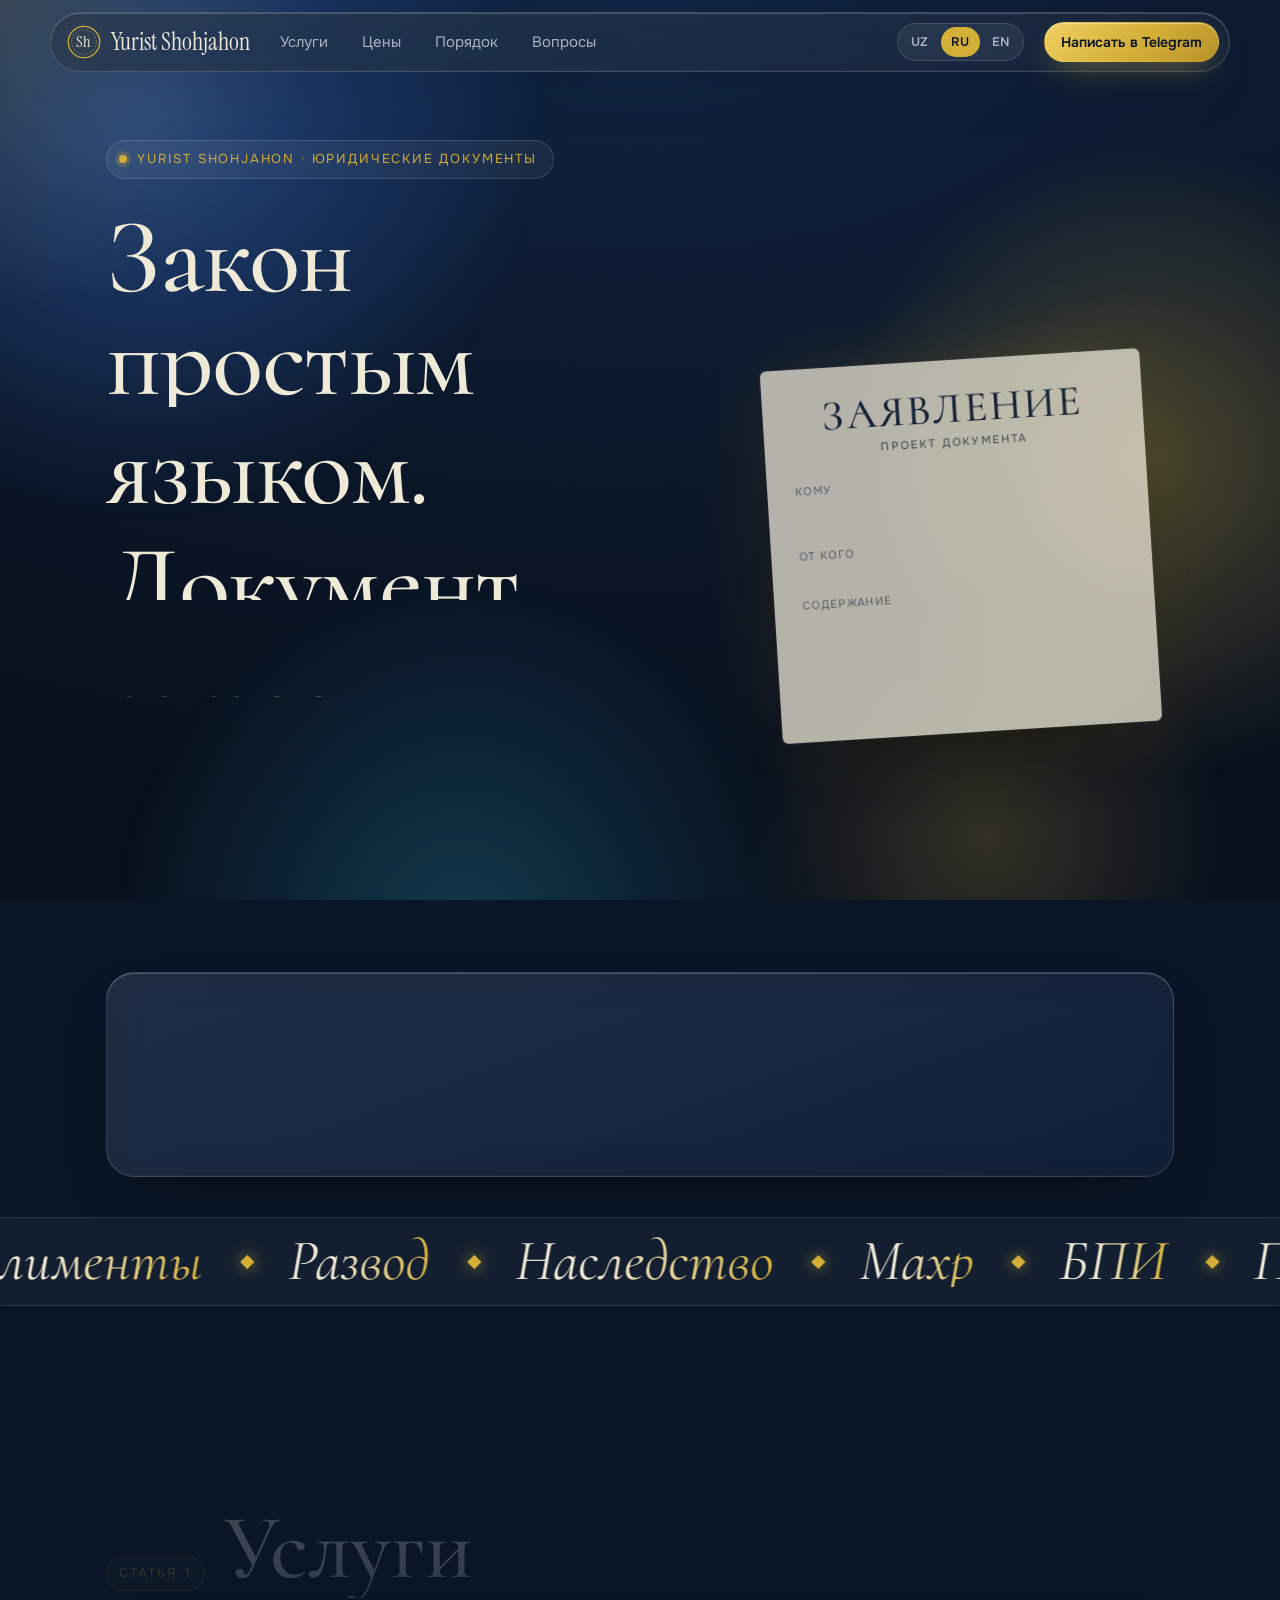
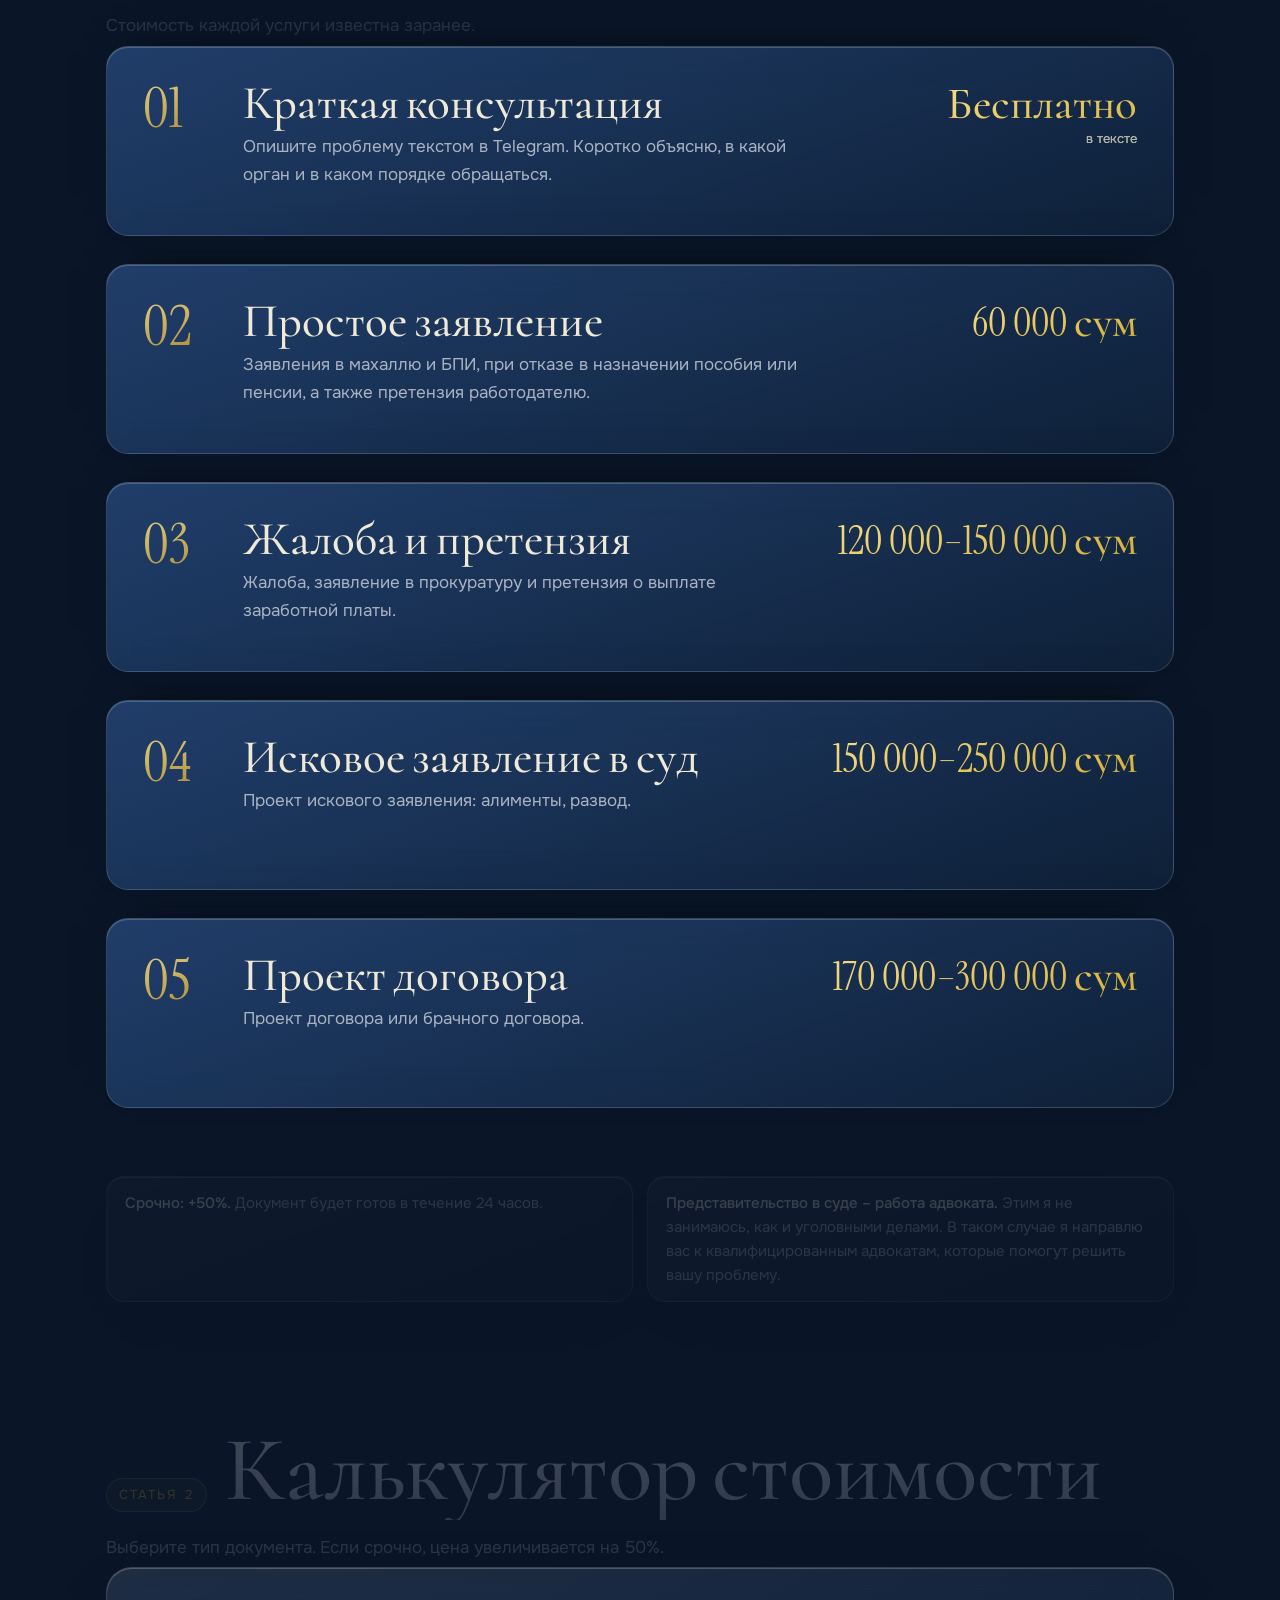
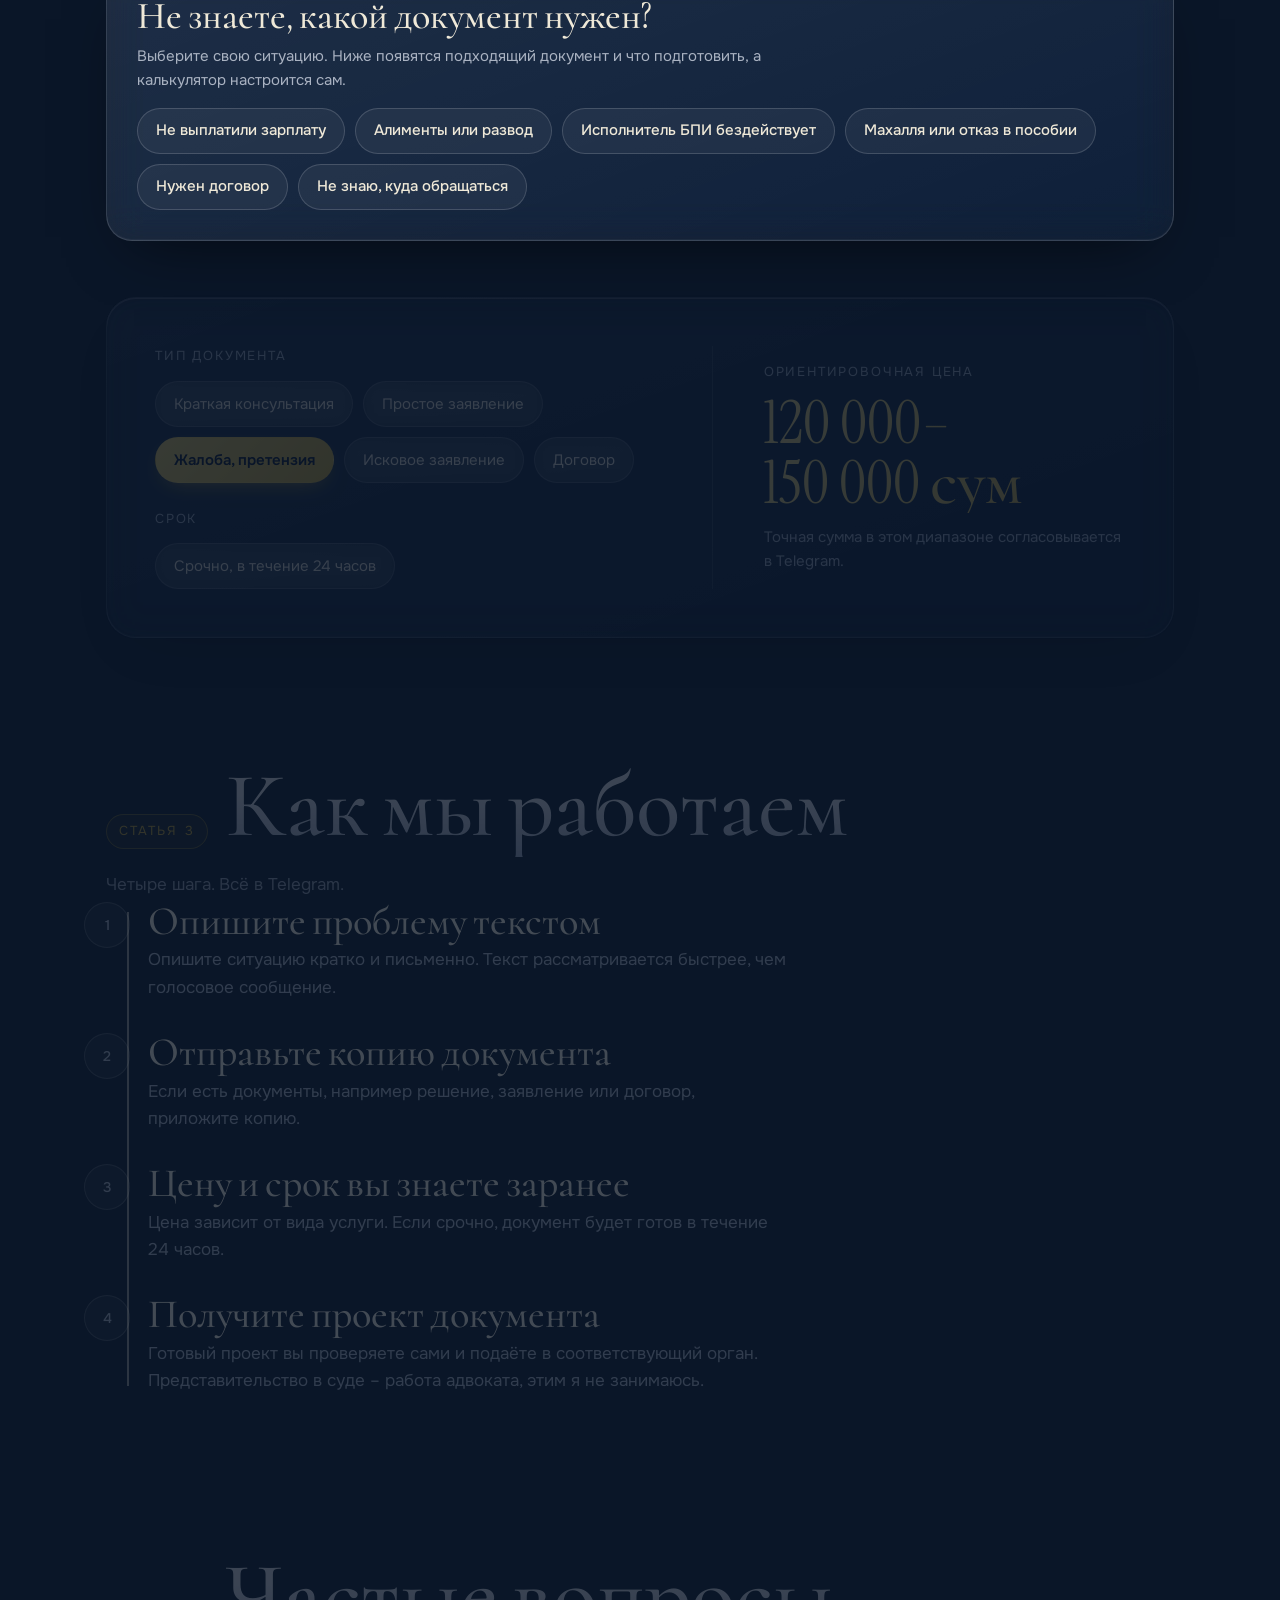
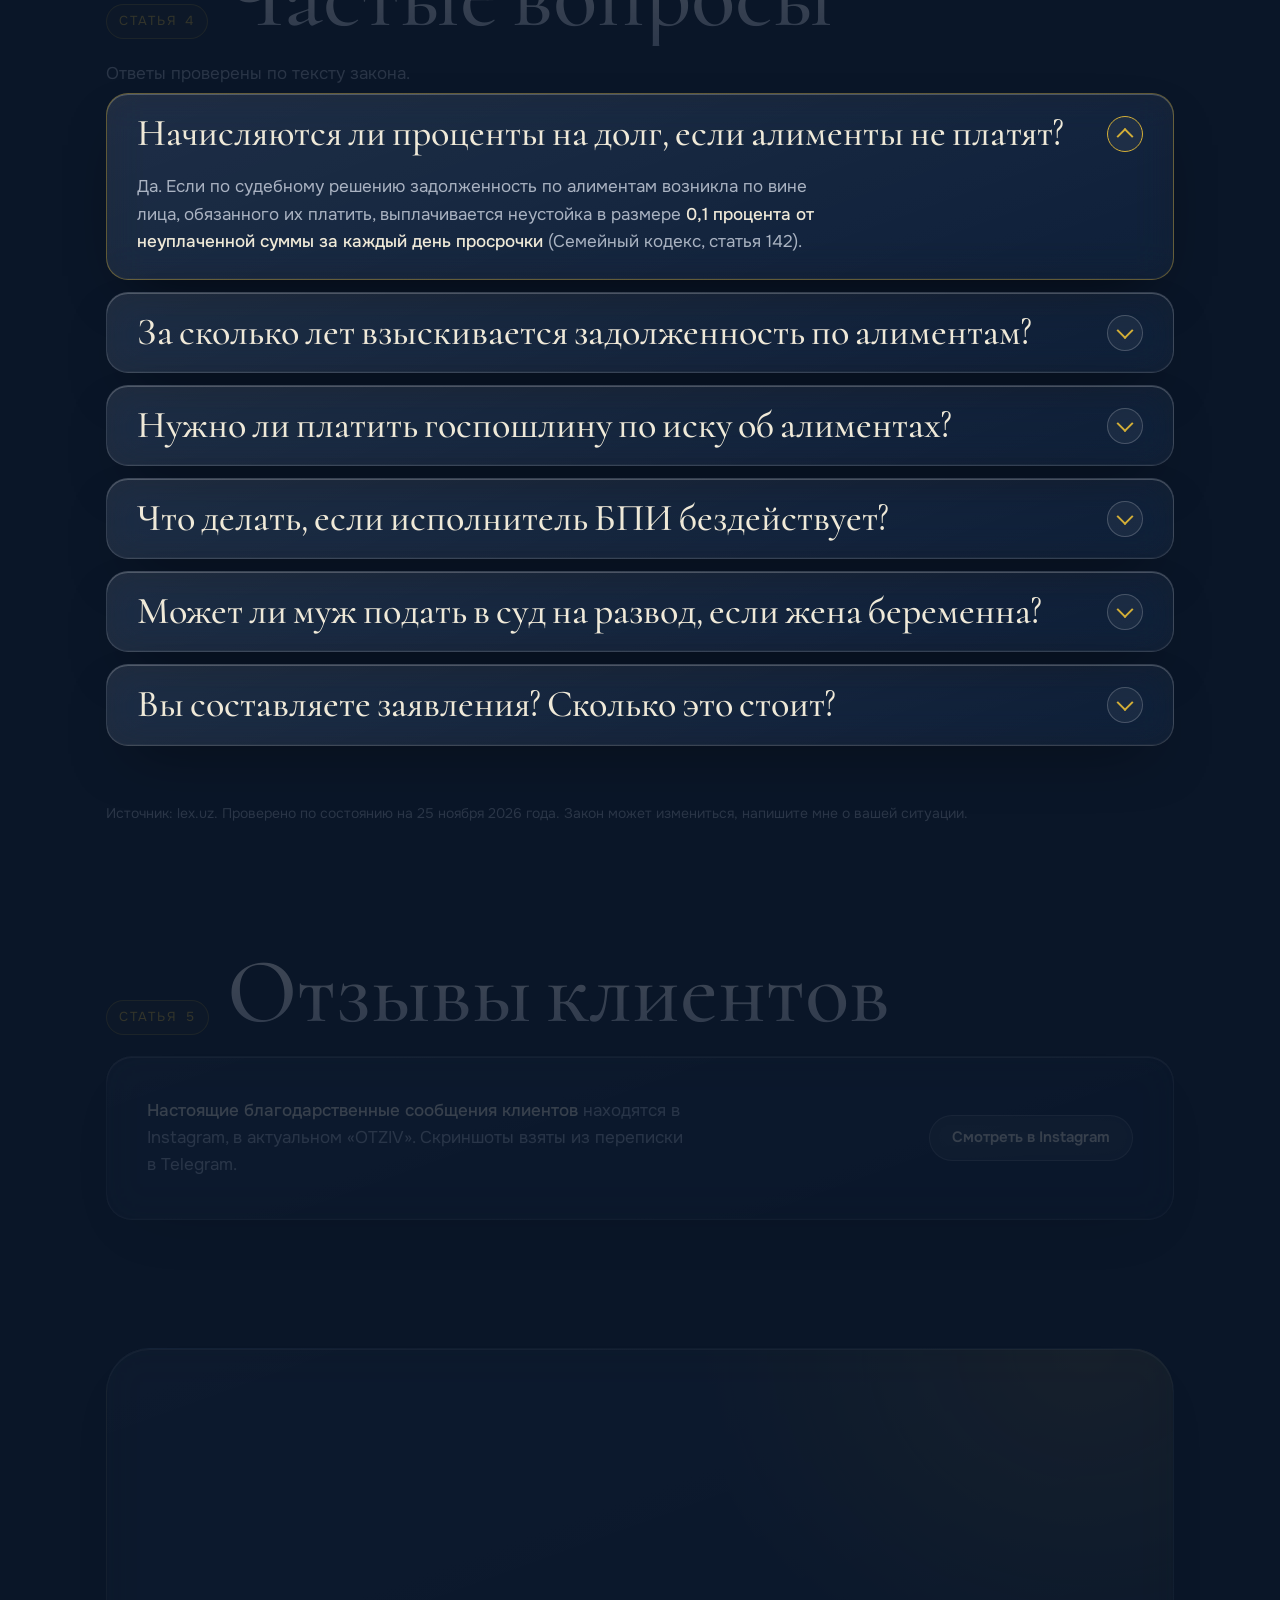
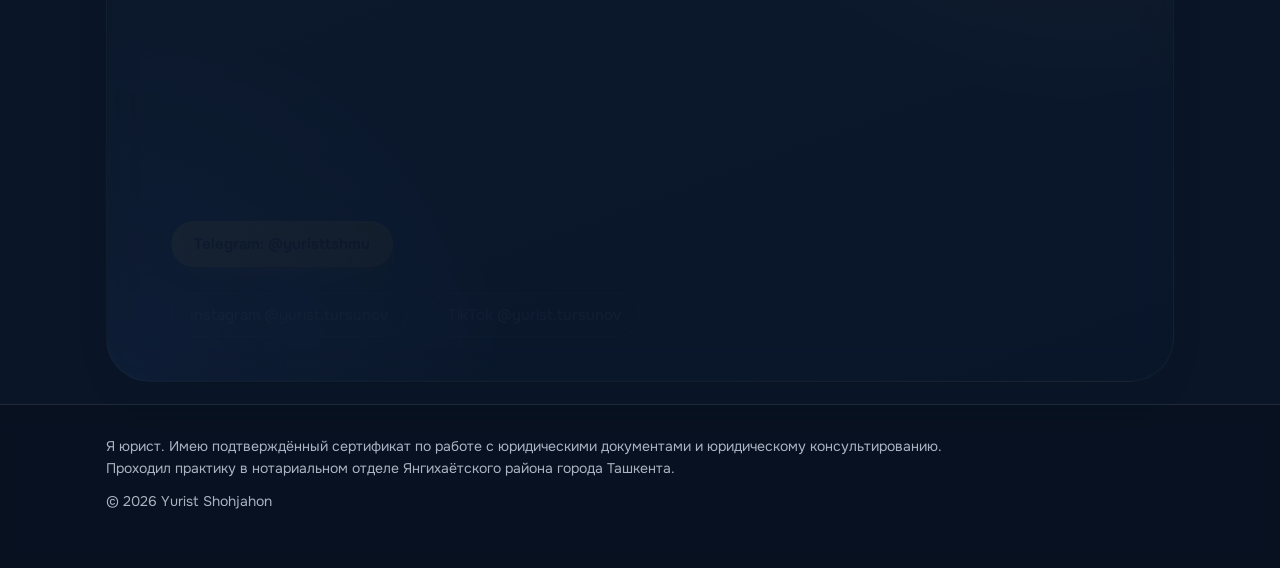
<file: ru/index.html>
<!DOCTYPE html>
<html lang="ru" data-theme="dark">
<head>
<meta charset="utf-8">
<meta http-equiv="Content-Security-Policy" content="default-src 'none'; script-src 'self'; style-src 'self'; img-src 'self' data:; font-src 'self'; connect-src 'none'; media-src 'none'; frame-src 'none'; worker-src 'none'; manifest-src 'none'; object-src 'none'; base-uri 'none'; form-action 'none'">
<meta name="referrer" content="no-referrer">
<link rel="icon" href="data:image/svg+xml,%3Csvg xmlns='http://www.w3.org/2000/svg' viewBox='0 0 64 64'%3E%3Crect width='64' height='64' rx='14' fill='%230a1628'/%3E%3Ccircle cx='32' cy='32' r='22' fill='none' stroke='%23d4af37' stroke-width='3'/%3E%3Ctext x='32' y='41' text-anchor='middle' font-family='Georgia,serif' font-size='24' fill='%23d4af37'%3ESh%3C/text%3E%3C/svg%3E">
<meta name="viewport" content="width=device-width, initial-scale=1">
<meta name="color-scheme" content="dark">
<meta name="theme-color" content="#0a1628">
<meta property="og:title" content="Yurist Shohjahon">
<meta property="og:description" content="Проекты заявлений, жалоб, исковых заявлений и договоров. Краткая консультация в текстовом виде бесплатно.">
<meta property="og:type" content="website">
<meta property="og:locale" content="ru_RU">
<link rel="canonical" href="https://yuristtursunov.github.io/yurist-shohjahon/ru/">
<link rel="alternate" hreflang="uz" href="https://yuristtursunov.github.io/yurist-shohjahon/">
<link rel="alternate" hreflang="ru" href="https://yuristtursunov.github.io/yurist-shohjahon/ru/">
<link rel="alternate" hreflang="en" href="https://yuristtursunov.github.io/yurist-shohjahon/en/">
<link rel="alternate" hreflang="x-default" href="https://yuristtursunov.github.io/yurist-shohjahon/">
<script type="application/ld+json">{"@context":"https://schema.org","@graph":[{"@type":"WebSite","name":"Yurist Shohjahon","url":"https://yuristtursunov.github.io/yurist-shohjahon/ru/","inLanguage":"ru"},{"@type":"FAQPage","url":"https://yuristtursunov.github.io/yurist-shohjahon/ru/#savollar","inLanguage":"ru","mainEntity":[{"@type":"Question","name":"Начисляются ли проценты на долг, если алименты не платят?","acceptedAnswer":{"@type":"Answer","text":"Да. Если по судебному решению задолженность по алиментам возникла по вине лица, обязанного их платить, выплачивается неустойка в размере 0,1 процента от неуплаченной суммы за каждый день просрочки (Семейный кодекс, статья 142)."}},{"@type":"Question","name":"За сколько лет взыскивается задолженность по алиментам?","acceptedAnswer":{"@type":"Answer","text":"За период, предшествующий предъявлению исполнительного листа или нотариального соглашения, но не более чем за три года. Если задолженность не была взыскана по вине плательщика, она взыскивается за всё прошедшее время (Семейный кодекс, статья 139)."}},{"@type":"Question","name":"Нужно ли платить госпошлину по иску об алиментах?","acceptedAnswer":{"@type":"Answer","text":"Нет. По искам о взыскании алиментов истцы освобождаются от уплаты государственной пошлины (Закон «О государственной пошлине», статья 8)."}},{"@type":"Question","name":"Что делать, если исполнитель БПИ бездействует?","acceptedAnswer":{"@type":"Answer","text":"Жалоба на решение, действие или бездействие исполнителя подаётся в течение 10 дней в административный суд или вышестоящий орган. Срок отсчитывается со дня, когда о решении сообщено, или с момента, когда стало известно о нарушении права (Закон «Об исполнении судебных актов и актов иных органов», статья 86-1)."}},{"@type":"Question","name":"Может ли муж подать в суд на развод, если жена беременна?","acceptedAnswer":{"@type":"Answer","text":"Без согласия жены не может. Это ограничение действует во время беременности и в течение одного года после рождения ребёнка (Семейный кодекс, статья 39). Суд также может отложить дело и предоставить срок для примирения до шести месяцев (статья 40)."}},{"@type":"Question","name":"Вы составляете заявления? Сколько это стоит?","acceptedAnswer":{"@type":"Answer","text":"Да, готовлю проекты документов. Цены указаны в калькуляторе выше, краткая консультация бесплатна. Представительство в суде – работа адвоката, этим я не занимаюсь."}}]}]}</script>
<meta name="description" content="Yurist Shohjahon: проекты заявлений, жалоб, исков и договоров. Краткая консультация в текстовом виде бесплатно.">
<title>Yurist Shohjahon</title>
<link rel="stylesheet" href="../assets/style.css">
</head>
<body>
<a class="skip" href="#asosiy">Перейти к основному содержимому</a>
<div id="progress" aria-hidden="true"></div>
<div class="aurora" aria-hidden="true"><i class="blob b1"></i><i class="blob b2"></i><i class="blob b3"></i><i class="blob b4"></i></div>
<div class="grain" aria-hidden="true"></div>
<div class="ring" id="ring" aria-hidden="true"></div>

<header class="top">
  <div class="wrap">
    <a class="brand" href="#" aria-label="Yurist Shohjahon, главная страница">
      <svg viewBox="0 0 40 40" aria-hidden="true"><circle cx="20" cy="20" r="18.5" fill="none" stroke="#d4af37" stroke-width="1.5"/><circle cx="20" cy="20" r="14.5" fill="none" stroke="#d4af37" stroke-width=".7" stroke-dasharray="2 2.4"/><text x="20" y="26" text-anchor="middle" font-family="Instrument Serif, Georgia, serif" font-size="19" fill="#efe9d8">Sh</text></svg>
      <span translate="no">Yurist Shohjahon</span>
    </a>
    <nav class="menu" aria-label="Разделы">
      <a href="#xizmatlar">Услуги</a>
      <a href="#narx">Цены</a>
      <a href="#tartib">Порядок</a>
      <a href="#savollar">Вопросы</a>
    </nav>
    <div class="lang" role="group" aria-label="Til / Язык / Language"><a href="../" hreflang="uz" lang="uz" aria-label="O'zbekcha">UZ</a><a href="./" hreflang="ru" lang="ru" aria-label="Русский" aria-current="true">RU</a><a href="../en/" hreflang="en" lang="en" aria-label="English">EN</a></div>
    <a class="btn gold" href="https://t.me/yuristtshmu" data-mag rel="noopener noreferrer"><span><span class="hide-s">Написать в </span>Telegram</span></a>
  </div>
</header>

<main id="asosiy">
<section class="hero" aria-labelledby="h1">
  <div class="glow" id="glow" aria-hidden="true"></div>
  <div class="wrap">
    <div class="hero-grid">
      <div>
        <p class="eyebrow">Yurist Shohjahon · юридические документы</p>
        <h1 id="h1"><span class="w"><span>Закон</span></span> <span class="w"><span>простым</span></span> <span class="w"><span>языком.</span></span> <span class="w"><span>Документ</span></span> <span class="w"><span><em>готов.</em></span></span></h1>
        <p class="lead">Меня зовут Shohjahon, я юрист. По вопросам <b>алиментов, развода, БПИ и заработной платы</b> готовлю проекты заявлений, жалоб и исковых заявлений. Краткая консультация в текстовом виде бесплатна.</p>
        <div class="cta">
          <a class="btn gold" href="https://t.me/yuristtshmu" data-mag rel="noopener noreferrer">Описать проблему</a>
          <a class="btn ghost" href="#narx" data-mag>Рассчитать стоимость</a>
        </div>
      </div>
      <div class="paper-wrap" id="paperWrap">
        <div class="fchip c1" aria-hidden="true"><i></i>Краткая консультация – бесплатно</div>
        <div class="fchip c2" aria-hidden="true"><i></i>Срочно – 24 часа</div>
        <div class="paper" id="paper" role="img" aria-label="Образец заявления: заголовок, поля и печать «Проект готов»">
          <div class="doc-t">ЗАЯВЛЕНИЕ</div>
          <div class="doc-s">проект документа</div>
          <div class="row">Кому</div><span class="ln a"></span><span class="ln e"></span>
          <div class="row">От кого</div><span class="ln b"></span>
          <div class="row">Содержание</div><span class="ln a"></span><span class="ln d"></span><span class="ln c"></span><span class="ln b"></span><span class="ln e"></span>
          <div class="stamp">Проект<br>готов<small>Yurist Shohjahon</small></div>
        </div>
      </div>
    </div>

    <div class="stats">
      <div class="stat"><strong class="num" data-count="1000" data-suffix="+">1&nbsp;000+</strong><span>подписчиков в Instagram</span></div>
      <div class="stat"><strong>Бесплатно</strong><span>краткая консультация, в тексте</span></div>
      <div class="stat"><strong class="num" data-count="24" data-suffix=" часа">24 часа</strong><span>срочный документ (+<span data-urgent-pct>50</span>%)</span></div>
    </div>
  </div>

  <div class="marquee" aria-hidden="true">
    <div class="marquee-track" id="mtrack">
      <div class="mgroup"><span>Алименты</span><i></i><span>Развод</span><i></i><span>Наследство</span><i></i><span>Махр</span><i></i><span>БПИ</span><i></i><span>Пособия</span><i></i><span>Зарплата</span><i></i><span>Договор</span><i></i></div>
      <div class="mgroup"><span>Алименты</span><i></i><span>Развод</span><i></i><span>Наследство</span><i></i><span>Махр</span><i></i><span>БПИ</span><i></i><span>Пособия</span><i></i><span>Зарплата</span><i></i><span>Договор</span><i></i></div>
    </div>
  </div>
</section>

<section class="art" id="xizmatlar" aria-labelledby="h-x">
  <div class="wrap">
    <div class="art-h"><span class="mod">Статья 1</span><h2 id="h-x">Услуги</h2></div>
    <p class="art-p">Стоимость каждой услуги известна заранее.</p>
    <div class="stack" id="stack">
      <article class="svc"><div class="n">01</div><div><h3>Краткая консультация</h3><p>Опишите проблему текстом в Telegram. Коротко объясню, в какой орган и в каком порядке обращаться.</p></div><div class="pr"><span data-price="maslahat">Бесплатно</span><small>в тексте</small></div></article>
      <article class="svc"><div class="n">02</div><div><h3>Простое заявление</h3><p>Заявления в махаллю и БПИ, при отказе в назначении пособия или пенсии, а также претензия работодателю.</p></div><div class="pr"><span data-price="oddiy">60 000 сум</span></div></article>
      <article class="svc"><div class="n">03</div><div><h3>Жалоба и претензия</h3><p>Жалоба, заявление в прокуратуру и претензия о выплате заработной платы.</p></div><div class="pr"><span data-price="shikoyat">120 000–150 000 сум</span></div></article>
      <article class="svc"><div class="n">04</div><div><h3>Исковое заявление в суд</h3><p>Проект искового заявления: алименты, развод.</p></div><div class="pr"><span data-price="davo">150 000–250 000 сум</span></div></article>
      <article class="svc"><div class="n">05</div><div><h3>Проект договора</h3><p>Проект договора или брачного договора.</p></div><div class="pr"><span data-price="shartnoma">170 000–300 000 сум</span></div></article>
    </div>
    <div class="rule-note">
      <p class="chip-note"><b>Срочно: +<span data-urgent-pct>50</span>%.</b> Документ будет готов в течение 24 часов.</p>
      <p class="chip-note"><b>Представительство в суде – работа адвоката.</b> Этим я не занимаюсь, как и уголовными делами. В таком случае я направлю вас к квалифицированным адвокатам, которые помогут решить вашу проблему.</p>
    </div>
  </div>
</section>

<section class="art" id="narx" aria-labelledby="h-n">
  <div class="wrap">
    <div class="art-h"><span class="mod">Статья 2</span><h2 id="h-n">Калькулятор стоимости</h2></div>
    <p class="art-p">Выберите тип документа. Если срочно, цена увеличивается на 50%.</p>
    <div class="finder" id="finder"><h3 id="fh">Не знаете, какой документ нужен?</h3><p class="fhint">Выберите свою ситуацию. Ниже появятся подходящий документ и что подготовить, а калькулятор настроится сам.</p><div class="opts" role="group" aria-labelledby="fh"><button type="button" class="fbtn" data-doc="shikoyat" data-fo="fo1" aria-pressed="false">Не выплатили зарплату</button><button type="button" class="fbtn" data-doc="davo" data-fo="fo2" aria-pressed="false">Алименты или развод</button><button type="button" class="fbtn" data-doc="shikoyat" data-fo="fo3" aria-pressed="false">Исполнитель БПИ бездействует</button><button type="button" class="fbtn" data-doc="oddiy" data-fo="fo4" aria-pressed="false">Махалля или отказ в пособии</button><button type="button" class="fbtn" data-doc="shartnoma" data-fo="fo5" aria-pressed="false">Нужен договор</button><button type="button" class="fbtn" data-doc="maslahat" data-fo="fo6" aria-pressed="false">Не знаю, куда обращаться</button></div><div class="fout" id="fout" role="status" aria-live="polite" hidden></div><template id="fo1"><p class="fr">Вам подойдёт: <b>Жалоба и претензия</b></p><p class="fp">Цена: <span data-price="shikoyat">120 000–150 000 сум</span></p><p class="ft">Что подготовить перед сообщением:</p><ul><li>Даты, когда вы устроились и когда должны были получить оплату</li><li>Копия трудового договора или приказа (если есть)</li><li>Сумма долга и ответ работодателя (если есть)</li></ul><a class="btn gold fcta" href="https://t.me/yuristtshmu" rel="noopener noreferrer">Написать в Telegram</a></template><template id="fo2"><p class="fr">Вам подойдёт: <b>Исковое заявление в суд</b></p><p class="fp">Цена: <span data-price="davo">150 000–250 000 сум</span></p><p class="ft">Что подготовить перед сообщением:</p><ul><li>Краткие сведения о браке и детях</li><li>Копия прежнего решения суда или заявления (если есть)</li><li>Что именно вы хотите требовать в суде</li></ul><a class="btn gold fcta" href="https://t.me/yuristtshmu" rel="noopener noreferrer">Написать в Telegram</a></template><template id="fo3"><p class="fr">Вам подойдёт: <b>Жалоба и претензия</b></p><p class="fp">Цена: <span data-price="shikoyat">120 000–150 000 сум</span></p><p class="ft">Что подготовить перед сообщением:</p><ul><li>Копия исполнительного документа или решения (если есть)</li><li>Когда вы обращались к исполнителю и какой ответ получили</li><li>Какого результата вы ждёте</li></ul><a class="btn gold fcta" href="https://t.me/yuristtshmu" rel="noopener noreferrer">Написать в Telegram</a></template><template id="fo4"><p class="fr">Вам подойдёт: <b>Простое заявление</b></p><p class="fp">Цена: <span data-price="oddiy">60 000 сум</span></p><p class="ft">Что подготовить перед сообщением:</p><ul><li>В какой орган хотите обратиться (махалля, БПИ, работодатель)</li><li>Копия отказа или решения (если есть)</li><li>О чём именно вы просите</li></ul><a class="btn gold fcta" href="https://t.me/yuristtshmu" rel="noopener noreferrer">Написать в Telegram</a></template><template id="fo5"><p class="fr">Вам подойдёт: <b>Проект договора</b></p><p class="fp">Цена: <span data-price="shartnoma">170 000–300 000 сум</span></p><p class="ft">Что подготовить перед сообщением:</p><ul><li>Кто стороны и о чём договорились</li><li>Сумма, срок и порядок оплаты</li><li>Для брачного договора: какое имущество и обязательства войдут</li></ul><a class="btn gold fcta" href="https://t.me/yuristtshmu" rel="noopener noreferrer">Написать в Telegram</a></template><template id="fo6"><p class="fr">Вам подойдёт: <b>Краткая консультация</b></p><p class="fp">Цена: <span data-price="maslahat">Бесплатно</span></p><p class="ft">Что подготовить перед сообщением:</p><ul><li>Опишите ситуацию в 3–4 предложениях</li><li>Укажите даты и имеющиеся документы</li><li>В какой орган обращаться, объясню в бесплатной консультации</li></ul><a class="btn gold fcta" href="https://t.me/yuristtshmu" rel="noopener noreferrer">Написать в Telegram</a></template></div>
    <div class="calc">
      <div>
        <fieldset>
          <legend>Тип документа</legend>
          <div class="opts" id="opts">
            <div class="opt"><input type="radio" name="tur" id="t-maslahat" value="maslahat"><label for="t-maslahat">Краткая консультация</label></div>
            <div class="opt"><input type="radio" name="tur" id="t-oddiy" value="oddiy"><label for="t-oddiy">Простое заявление</label></div>
            <div class="opt"><input type="radio" name="tur" id="t-shikoyat" value="shikoyat" checked><label for="t-shikoyat">Жалоба, претензия</label></div>
            <div class="opt"><input type="radio" name="tur" id="t-davo" value="davo"><label for="t-davo">Исковое заявление</label></div>
            <div class="opt"><input type="radio" name="tur" id="t-shartnoma" value="shartnoma"><label for="t-shartnoma">Договор</label></div>
          </div>
        </fieldset>
        <fieldset class="urgent">
          <legend>Срок</legend>
          <div class="opts"><div class="opt"><input type="checkbox" id="urgent"><label for="urgent">Срочно, в течение 24 часов</label></div></div>
        </fieldset>
      </div>
      <div class="out">
        <span class="lab">Ориентировочная цена</span>
        <div class="big" id="big" aria-hidden="true">120&nbsp;000–150&nbsp;000&nbsp;сум</div>
        <p class="sr" id="live" role="status" aria-live="polite"></p>
        <p id="outnote">Точная сумма в этом диапазоне согласовывается в Telegram.</p>
      </div>
    </div>
  </div>
</section>

<section class="art" id="tartib" aria-labelledby="h-t">
  <div class="wrap">
    <div class="art-h"><span class="mod">Статья 3</span><h2 id="h-t">Как мы работаем</h2></div>
    <p class="art-p">Четыре шага. Всё в Telegram.</p>
    <div class="steps-wrap" id="steps">
      <div class="track" aria-hidden="true"></div><div class="fill" id="fill" aria-hidden="true"></div>
      <ol class="steps">
      <li data-n="1"><h3>Опишите проблему текстом</h3><p>Опишите ситуацию кратко и письменно. Текст рассматривается быстрее, чем голосовое сообщение.</p></li>
      <li data-n="2"><h3>Отправьте копию документа</h3><p>Если есть документы, например решение, заявление или договор, приложите копию.</p></li>
      <li data-n="3"><h3>Цену и срок вы знаете заранее</h3><p>Цена зависит от вида услуги. Если срочно, документ будет готов в течение 24 часов.</p></li>
      <li data-n="4"><h3>Получите проект документа</h3><p>Готовый проект вы проверяете сами и подаёте в соответствующий орган. Представительство в суде – работа адвоката, этим я не занимаюсь.</p></li>
      </ol>
    </div>
  </div>
</section>

<section class="art" id="savollar" aria-labelledby="h-s">
  <div class="wrap">
    <div class="art-h"><span class="mod">Статья 4</span><h2 id="h-s">Частые вопросы</h2></div>
    <p class="art-p">Ответы проверены по тексту закона.</p>
    <div class="faq" id="faq">
      <div class="q" data-open="false"><h3><button type="button" aria-expanded="false" aria-controls="a1" id="b1"><span>Начисляются ли проценты на долг, если алименты не платят?</span><span class="pm" aria-hidden="true"></span></button></h3><div class="ans" id="a1" role="region" aria-labelledby="b1"><div><p>Да. Если по судебному решению задолженность по алиментам возникла по вине лица, обязанного их платить, выплачивается неустойка в размере <b>0,1 процента от неуплаченной суммы за каждый день просрочки</b> (Семейный кодекс, статья 142).</p></div></div></div>
      <div class="q" data-open="false"><h3><button type="button" aria-expanded="false" aria-controls="a2" id="b2"><span>За сколько лет взыскивается задолженность по алиментам?</span><span class="pm" aria-hidden="true"></span></button></h3><div class="ans" id="a2" role="region" aria-labelledby="b2"><div><p>За период, предшествующий предъявлению исполнительного листа или нотариального соглашения, <b>но не более чем за три года</b>. Если задолженность не была взыскана по вине плательщика, она взыскивается за всё прошедшее время (Семейный кодекс, статья 139).</p></div></div></div>
      <div class="q" data-open="false"><h3><button type="button" aria-expanded="false" aria-controls="a3" id="b3"><span>Нужно ли платить госпошлину по иску об алиментах?</span><span class="pm" aria-hidden="true"></span></button></h3><div class="ans" id="a3" role="region" aria-labelledby="b3"><div><p>Нет. По искам о взыскании алиментов истцы <b>освобождаются от уплаты государственной пошлины</b> (Закон «О государственной пошлине», статья 8).</p></div></div></div>
      <div class="q" data-open="false"><h3><button type="button" aria-expanded="false" aria-controls="a4" id="b4"><span>Что делать, если исполнитель БПИ бездействует?</span><span class="pm" aria-hidden="true"></span></button></h3><div class="ans" id="a4" role="region" aria-labelledby="b4"><div><p>Жалоба на решение, действие или бездействие исполнителя подаётся <b>в течение 10 дней</b> в административный суд или вышестоящий орган. Срок отсчитывается со дня, когда о решении сообщено, или с момента, когда стало известно о нарушении права (Закон «Об исполнении судебных актов и актов иных органов», статья 86-1).</p></div></div></div>
      <div class="q" data-open="false"><h3><button type="button" aria-expanded="false" aria-controls="a5" id="b5"><span>Может ли муж подать в суд на развод, если жена беременна?</span><span class="pm" aria-hidden="true"></span></button></h3><div class="ans" id="a5" role="region" aria-labelledby="b5"><div><p>Без согласия жены не может. Это ограничение действует <b>во время беременности и в течение одного года после рождения ребёнка</b> (Семейный кодекс, статья 39). Суд также может отложить дело и предоставить срок для примирения до шести месяцев (статья 40).</p></div></div></div>
      <div class="q" data-open="false"><h3><button type="button" aria-expanded="false" aria-controls="a6" id="b6"><span>Вы составляете заявления? Сколько это стоит?</span><span class="pm" aria-hidden="true"></span></button></h3><div class="ans" id="a6" role="region" aria-labelledby="b6"><div><p>Да, готовлю проекты документов. Цены указаны в калькуляторе выше, <b>краткая консультация бесплатна</b>. Представительство в суде – работа адвоката, этим я не занимаюсь.</p></div></div></div>
    </div>
    <p class="src">Источник: lex.uz. Проверено по состоянию на 25 ноября 2026 года. Закон может измениться, напишите мне о вашей ситуации.</p>
  </div>
</section>

<section class="art" aria-labelledby="h-r">
  <div class="wrap">
    <div class="art-h"><span class="mod">Статья 5</span><h2 id="h-r">Отзывы клиентов</h2></div>
    <div class="rev">
      <p><b>Настоящие благодарственные сообщения клиентов</b> находятся в Instagram, в актуальном «OTZIV». Скриншоты взяты из переписки в Telegram.</p>
      <a class="btn ghost" href="https://www.instagram.com/yurist.tursunov/" data-mag rel="noopener noreferrer">Смотреть в Instagram</a>
    </div>
  </div>
</section>

<section class="contact" id="aloqa" aria-labelledby="h-c">
  <div class="wrap"><div class="cbox">
    <h2 id="h-c"><span class="w"><span>Опишите</span></span> <span class="w"><span>проблему</span></span> <span class="w"><span><em>текстом.</em></span></span></h2>
    <div class="cta">
      <a class="btn gold" href="https://t.me/yuristtshmu" data-mag rel="noopener noreferrer">Telegram: @yuristtshmu</a>
    </div>
    <div class="socials">
      <a href="https://www.instagram.com/yurist.tursunov/" rel="noopener noreferrer">Instagram @yurist.tursunov</a>
      <a href="https://www.tiktok.com/@yurist.tursunov" rel="noopener noreferrer">TikTok @yurist.tursunov</a>
    </div>
  </div></div>
</section>
</main>

<footer>
  <div class="wrap">
    <p>Я юрист. Имею подтверждённый сертификат по работе с юридическими документами и юридическому консультированию. Проходил практику в нотариальном отделе Янгихаётского района города Ташкента.</p>
    <p>© 2026 <span translate="no">Yurist Shohjahon</span></p>
  </div>
</footer>

<script src="../assets/gsap.min.js"></script>
<script src="../assets/ScrollTrigger.min.js"></script>
<script src="../assets/app.js"></script>
</body>
</html>
</file>
<file: assets/style.css>
@font-face{font-family:'Instrument Serif';font-style:normal;font-weight:400;font-display:swap;src:url(fonts/instrument-serif-latin-400-normal.woff2) format('woff2');unicode-range:U+0000-00FF,U+0131,U+0152-0153,U+02BB-02BC,U+02C6,U+02DA,U+02DC,U+0304,U+0308,U+0329,U+2000-206F,U+20AC,U+2122,U+2191,U+2193,U+2212,U+2215,U+FEFF,U+FFFD}
@font-face{font-family:'Instrument Serif';font-style:italic;font-weight:400;font-display:swap;src:url(fonts/instrument-serif-latin-400-italic.woff2) format('woff2');unicode-range:U+0000-00FF,U+0131,U+0152-0153,U+02BB-02BC,U+02C6,U+02DA,U+02DC,U+0304,U+0308,U+0329,U+2000-206F,U+20AC,U+2122,U+2191,U+2193,U+2212,U+2215,U+FEFF,U+FFFD}
@font-face{font-family:'Instrument Serif';font-style:normal;font-weight:400;font-display:swap;src:url(fonts/cormorant-cyrillic-500-normal.woff2) format('woff2');unicode-range:U+0301,U+0400-045F,U+0490-0491,U+04B0-04B1,U+2116;size-adjust:112%}
@font-face{font-family:'Instrument Serif';font-style:italic;font-weight:400;font-display:swap;src:url(fonts/cormorant-cyrillic-400-italic.woff2) format('woff2');unicode-range:U+0301,U+0400-045F,U+0490-0491,U+04B0-04B1,U+2116;size-adjust:112%}
@font-face{font-family:'Onest';font-style:normal;font-weight:400;font-display:swap;src:url(fonts/onest-latin-400-normal.woff2) format('woff2');unicode-range:U+0000-00FF,U+0131,U+0152-0153,U+02BB-02BC,U+02C6,U+02DA,U+02DC,U+0304,U+0308,U+0329,U+2000-206F,U+20AC,U+2122,U+2191,U+2193,U+2212,U+2215,U+FEFF,U+FFFD}
@font-face{font-family:'Onest';font-style:normal;font-weight:500;font-display:swap;src:url(fonts/onest-latin-500-normal.woff2) format('woff2');unicode-range:U+0000-00FF,U+0131,U+0152-0153,U+02BB-02BC,U+02C6,U+02DA,U+02DC,U+0304,U+0308,U+0329,U+2000-206F,U+20AC,U+2122,U+2191,U+2193,U+2212,U+2215,U+FEFF,U+FFFD}
@font-face{font-family:'Onest';font-style:normal;font-weight:600;font-display:swap;src:url(fonts/onest-latin-600-normal.woff2) format('woff2');unicode-range:U+0000-00FF,U+0131,U+0152-0153,U+02BB-02BC,U+02C6,U+02DA,U+02DC,U+0304,U+0308,U+0329,U+2000-206F,U+20AC,U+2122,U+2191,U+2193,U+2212,U+2215,U+FEFF,U+FFFD}
@font-face{font-family:'Onest';font-style:normal;font-weight:400;font-display:swap;src:url(fonts/onest-cyrillic-400-normal.woff2) format('woff2');unicode-range:U+0301,U+0400-045F,U+0490-0491,U+04B0-04B1,U+2116}
@font-face{font-family:'Onest';font-style:normal;font-weight:500;font-display:swap;src:url(fonts/onest-cyrillic-500-normal.woff2) format('woff2');unicode-range:U+0301,U+0400-045F,U+0490-0491,U+04B0-04B1,U+2116}
@font-face{font-family:'Onest';font-style:normal;font-weight:600;font-display:swap;src:url(fonts/onest-cyrillic-600-normal.woff2) format('woff2');unicode-range:U+0301,U+0400-045F,U+0490-0491,U+04B0-04B1,U+2116}

/* Reja: sahifa huquqiy hujjat kabi moddalarga bo'lingan (1–5-modda). Bitta jasur joy: sarlavha va yopishuvchi xizmat kartalari. Qolgan hamma narsa sokin. */
/* 2-versiya: zamonaviy shisha (glass) dizayn. Mazmun, narxlar va logika o'zgarmagan. */
:root{
  --ink:#0a1628; --ink-2:#102239; --ink-3:#173152;
  --paper:#efe9d8; --muted:#aab3c2; --gold:#d4af37; --gold-deep:#a8872a;
  --line:rgba(239,233,216,.15);
  --display:'Instrument Serif',Georgia,'Times New Roman',serif;
  --body:'Onest',system-ui,-apple-system,'Segoe UI',Roboto,sans-serif;
  --gut:clamp(16px,4.5vw,56px); --max:1180px; --head:84px; --blur:18px;
  color-scheme:dark;
}
*{box-sizing:border-box;margin:0;padding:0}
html{scroll-behavior:smooth;scroll-padding-top:calc(var(--head) + 12px);-webkit-text-size-adjust:100%}
body{background:var(--ink);color:var(--paper);font-family:var(--body);font-size:17px;line-height:1.6;overflow-x:clip;touch-action:manipulation;-webkit-tap-highlight-color:rgba(212,175,55,.25)}
h1,h2,h3{font-family:var(--display);font-weight:400;line-height:1.02;text-wrap:balance}
p{text-wrap:pretty}
a{color:inherit}
:focus-visible{outline:2px solid var(--gold);outline-offset:3px;border-radius:4px}
.wrap{max-width:var(--max);margin:0 auto;padding:0 var(--gut)}
.sr{position:absolute;width:1px;height:1px;overflow:hidden;clip:rect(0 0 0 0);white-space:nowrap}
.skip{position:absolute;left:12px;top:-60px;background:var(--gold);color:var(--ink);padding:10px 14px;border-radius:8px;font-weight:600;z-index:100;text-decoration:none}
.skip:focus{top:12px}
.num{font-variant-numeric:tabular-nums}

/* progress */
#progress{position:fixed;left:0;top:0;height:3px;width:100%;background:var(--gold);transform:scaleX(0);transform-origin:0 50%;z-index:70}

/* header */
header.top{position:fixed;inset:0 0 auto 0;height:var(--head);z-index:60;background:rgba(10,22,40,.82);-webkit-backdrop-filter:blur(10px);backdrop-filter:blur(10px);border-bottom:1px solid var(--line)}
.top .wrap{height:100%;display:flex;align-items:center;justify-content:space-between;gap:16px}
.brand{display:flex;align-items:center;gap:10px;text-decoration:none;font-family:var(--display);font-size:24px;white-space:nowrap}
.brand svg{width:34px;height:34px;flex:none}
nav.menu{display:flex;gap:26px;font-size:15px}
nav.menu a{text-decoration:none;color:var(--muted);padding:6px 0;transition:color .2s}
nav.menu a:hover{color:var(--paper)}
.btn{display:inline-flex;align-items:center;justify-content:center;gap:8px;min-height:46px;padding:0 22px;border-radius:999px;font:600 15px/1 var(--body);text-decoration:none;border:1px solid var(--gold);cursor:pointer;transition:background-color .2s,color .2s,border-color .2s}
.btn.gold{background:var(--gold);color:var(--ink)}
.btn.gold:hover{background:#e3c150}
.btn.ghost{background:transparent;color:var(--paper);border-color:var(--line)}
.btn.ghost:hover{border-color:var(--gold);color:var(--gold)}
.top .btn{min-height:40px;padding:0 16px;font-size:14px;white-space:nowrap}
@media (max-width:480px){.hide-s{display:none}}
@media (max-width:1060px){nav.menu{display:none}}

/* hero */
.hero{position:relative;padding:calc(var(--head) + 56px) 0 40px;overflow:clip}
.glow{position:absolute;left:0;top:0;width:640px;height:640px;margin:-320px 0 0 -320px;border-radius:50%;background:radial-gradient(closest-side,rgba(212,175,55,.16),transparent);pointer-events:none;opacity:0}
.hero-grid{display:grid;grid-template-columns:1.15fr .85fr;gap:clamp(24px,5vw,72px);align-items:center;position:relative}
.eyebrow{font-size:13px;letter-spacing:.14em;text-transform:uppercase;color:var(--gold);margin-bottom:22px}
.hero h1{font-size:clamp(56px,9.2vw,132px);letter-spacing:-.015em}
.w{display:inline-block;overflow:clip;vertical-align:top;padding:0 .06em .14em 0;margin:0 -.06em -.14em 0}
.w>span{display:inline-block}
.hero h1 em{font-style:italic;color:var(--gold)}
.lead{max-width:34em;margin-top:26px;font-size:clamp(17px,1.6vw,20px);color:var(--muted)}
.lead b{color:var(--paper);font-weight:500}
.cta{display:flex;flex-wrap:wrap;gap:12px;margin-top:32px}

.paper-wrap{perspective:1100px;justify-self:center;width:min(100%,380px)}
.paper{position:relative;background:#f1ebd9;color:#14203a;border-radius:6px;padding:30px 28px 34px;box-shadow:0 30px 60px -20px rgba(0,0,0,.6),0 0 0 1px rgba(255,255,255,.05);transform:rotate(-2deg);transform-style:preserve-3d}
.paper .doc-t{font-family:var(--display);font-size:38px;letter-spacing:.06em;text-align:center;line-height:1}
.paper .doc-s{text-align:center;font-size:11px;letter-spacing:.2em;text-transform:uppercase;color:#14203acc;margin:6px 0 22px}
.paper .row{font-size:11px;letter-spacing:.12em;text-transform:uppercase;color:#14203a99;margin:14px 0 6px}
.ln{display:block;height:8px;border-radius:4px;background:#14203a24;margin:9px 0}
.ln.a{width:100%}.ln.b{width:92%}.ln.c{width:78%}.ln.d{width:96%}.ln.e{width:54%}
.stamp{position:absolute;right:-14px;bottom:26px;border:3px solid var(--ink);color:var(--ink);border-radius:8px;padding:8px 14px;font:600 13px/1.1 var(--body);letter-spacing:.14em;text-transform:uppercase;transform:rotate(-12deg);background:rgba(241,235,217,.92);text-align:center}
.stamp small{display:block;font-weight:500;letter-spacing:.1em;font-size:10px;margin-top:3px}
@media (max-width:860px){.hero-grid{grid-template-columns:1fr}.paper-wrap{justify-self:start;margin-top:12px}}

.stats{display:grid;grid-template-columns:repeat(3,1fr);gap:0;margin-top:56px;border-top:1px solid var(--line)}
.stat{padding:22px 18px 6px 0}
.stat+.stat{padding-left:clamp(14px,3vw,36px);border-left:1px solid var(--line)}
.stat strong{display:block;font-family:var(--display);font-weight:400;font-size:clamp(34px,5.4vw,64px);line-height:1;color:var(--paper)}
.stat span{display:block;margin-top:8px;font-size:14px;color:var(--muted)}
@media (max-width:560px){.stats{grid-template-columns:1fr}.stat+.stat{border-left:0;border-top:1px solid var(--line);padding-left:0}.stat{padding:16px 0}}

/* marquee */
.marquee{border-block:1px solid var(--line);overflow:clip;padding:18px 0;margin-top:40px;background:var(--ink-2)}
.marquee-track{display:flex;width:max-content;will-change:transform}
.mgroup{display:flex;flex:none;align-items:center;gap:36px;padding-right:36px;font-family:var(--display);font-style:italic;font-size:clamp(30px,4vw,52px);line-height:1;white-space:nowrap}
.mgroup i{display:block;width:10px;height:10px;background:var(--gold);transform:rotate(45deg);flex:none}
@media (prefers-reduced-motion:reduce){.marquee{overflow-x:auto}html{scroll-behavior:auto}}

/* sections */
section.art{padding:clamp(72px,10vw,132px) 0 0}
.art-h{display:flex;align-items:baseline;gap:18px;flex-wrap:wrap;margin-bottom:14px}
.mod{font-size:13px;letter-spacing:.16em;text-transform:uppercase;color:var(--gold);border:1px solid rgba(212,175,55,.45);padding:6px 12px;border-radius:999px;white-space:nowrap}
.art h2{font-size:clamp(44px,6.4vw,88px)}
.art-p{max-width:38em;color:var(--muted);margin:10px 0 40px}

/* stacked service cards */
.stack{display:grid;gap:28px}
.svc{min-height:190px;position:sticky;top:calc(var(--head) + 14px + var(--i)*16px);display:grid;grid-template-columns:72px 1fr auto;gap:8px 28px;align-items:start;padding:clamp(22px,3vw,36px);background:linear-gradient(160deg,var(--ink-3),var(--ink-2));border:1px solid var(--line);border-radius:22px;box-shadow:0 -18px 40px -24px rgba(0,0,0,.7);transform-origin:50% 0}
.svc .n{font-family:var(--display);font-size:56px;line-height:.9;color:var(--gold);opacity:.9}
.svc h3{font-size:clamp(28px,3.4vw,42px);margin-bottom:8px}
.svc p{color:var(--muted);max-width:34em}
.svc .pr{text-align:right;font-family:var(--display);font-size:clamp(28px,3.2vw,40px);line-height:1.05;color:var(--gold);white-space:nowrap}
.svc .pr small{display:block;font:400 13px/1.3 var(--body);color:var(--muted);margin-top:6px;white-space:normal}
@media (max-width:700px){.svc{grid-template-columns:1fr;gap:6px;min-height:272px;align-content:start}.svc .pr{text-align:left;margin-top:10px}.svc .n{font-size:40px}}
.rule-note{margin-top:34px;display:flex;gap:14px;flex-wrap:wrap}
.chip-note{border:1px dashed rgba(239,233,216,.3);border-radius:14px;padding:14px 18px;font-size:15px;color:var(--muted);flex:1 1 280px}
.chip-note b{color:var(--paper);font-weight:500}

/* calculator */
.calc{display:grid;grid-template-columns:1.1fr .9fr;gap:clamp(20px,4vw,56px);background:var(--ink-2);border:1px solid var(--line);border-radius:26px;padding:clamp(22px,4vw,48px)}
@media (max-width:820px){.calc{grid-template-columns:1fr}}
fieldset{border:0;min-width:0}
legend{font-size:13px;letter-spacing:.14em;text-transform:uppercase;color:var(--muted);margin-bottom:14px}
.opts{display:flex;flex-wrap:wrap;gap:10px}
.opt input{position:absolute;opacity:0;width:1px;height:1px}
.opt label{display:inline-flex;align-items:center;min-height:46px;padding:0 18px;border:1px solid var(--line);border-radius:999px;cursor:pointer;font-size:15px;transition:background-color .2s,border-color .2s,color .2s}
.opt label:hover{border-color:var(--gold)}
.opt input:checked+label{background:var(--gold);border-color:var(--gold);color:var(--ink);font-weight:600}
.opt input:focus-visible+label{outline:2px solid var(--gold);outline-offset:3px}
.opt input:disabled+label{opacity:.4;cursor:not-allowed}
.urgent{margin-top:26px}
.out{display:flex;flex-direction:column;justify-content:center;border-left:1px solid var(--line);padding-left:clamp(20px,4vw,56px)}
@media (max-width:820px){.out{border-left:0;border-top:1px solid var(--line);padding:26px 0 0}}
.out .lab{font-size:13px;letter-spacing:.14em;text-transform:uppercase;color:var(--muted)}
.out .big{font-family:var(--display);font-size:clamp(36px,4.6vw,60px);line-height:1.02;color:var(--gold);margin:10px 0 12px;font-variant-numeric:tabular-nums;min-height:1.05em}
.out p{font-size:15px;color:var(--muted)}

/* steps */
.steps-wrap{position:relative;margin-top:8px}
.steps{list-style:none;padding-left:64px;display:grid;gap:34px}
.steps-wrap .track,.steps-wrap .fill{position:absolute;left:21px;top:8px;bottom:8px;width:2px;background:var(--line)}
.steps-wrap .fill{background:var(--gold);transform-origin:50% 0}
.steps li{position:relative;max-width:40em}
.steps li::before{content:attr(data-n);position:absolute;left:-64px;top:-2px;width:44px;height:44px;border-radius:50%;background:var(--ink);border:1px solid var(--line);display:grid;place-items:center;font:500 14px var(--body);color:var(--muted);transition:background-color .3s,color .3s,border-color .3s}
.steps li.on::before{background:var(--gold);border-color:var(--gold);color:var(--ink)}
.steps h3{font-size:clamp(26px,3vw,36px);margin-bottom:6px}
.steps p{color:var(--muted)}

/* faq */
.faq{border-top:1px solid var(--line)}
.q{border-bottom:1px solid var(--line)}
.q button{all:unset;box-sizing:border-box;display:flex;width:100%;justify-content:space-between;align-items:center;gap:20px;padding:22px 0;cursor:pointer;font-family:var(--display);font-size:clamp(24px,2.8vw,34px);line-height:1.15}
.q button:focus-visible{outline:2px solid var(--gold);outline-offset:4px}
.q .pm{flex:none;width:36px;height:36px;border:1px solid var(--line);border-radius:50%;position:relative;transition:transform .35s ease,border-color .25s}
.q .pm::before{content:"";position:absolute;left:50%;top:50%;width:10px;height:10px;border-right:2px solid var(--gold);border-bottom:2px solid var(--gold);transform:translate(-50%,-70%) rotate(45deg)}
.q[data-open="true"] .pm{transform:rotate(180deg);border-color:var(--gold)}
.ans{display:grid;grid-template-rows:0fr;transition:grid-template-rows .35s ease}
.q[data-open="true"] .ans{grid-template-rows:1fr}
.ans>div{overflow:hidden;min-height:0}
.ans p{color:var(--muted);max-width:42em;padding:0 0 24px}
.ans p b{color:var(--paper);font-weight:500}
.src{font-size:14px;color:var(--muted);margin-top:22px}
@media (prefers-reduced-motion:reduce){.ans,.q .pm{transition:none}}

/* reviews */
.rev{display:flex;gap:22px;flex-wrap:wrap;align-items:center;justify-content:space-between;border:1px solid var(--line);border-radius:22px;padding:clamp(22px,3.4vw,40px);background:linear-gradient(120deg,var(--ink-2),var(--ink))}
.rev p{max-width:34em;color:var(--muted)}
.rev p b{color:var(--paper);font-weight:500}

/* contact */
.contact{padding:clamp(80px,12vw,160px) 0 56px;text-align:left}
.contact h2{font-size:clamp(52px,9vw,128px);letter-spacing:-.015em}
.contact h2 em{font-style:italic;color:var(--gold)}
.contact .cta{margin-top:36px}
.socials{display:flex;gap:22px;flex-wrap:wrap;margin-top:26px;font-size:15px}
.socials a{color:var(--muted);text-decoration:none;border-bottom:1px solid var(--line);padding-bottom:2px;transition:color .2s,border-color .2s}
.socials a:hover{color:var(--gold);border-color:var(--gold)}
footer{border-top:1px solid var(--line);padding:30px 0 56px;font-size:14px;color:var(--muted)}
footer p{max-width:62em}
footer p+p{margin-top:10px}

/* ===== 2-versiya: aurora fon, donador va shisha panellar ===== */
.aurora{position:fixed;inset:0;z-index:0;overflow:hidden;pointer-events:none;background:radial-gradient(120% 90% at 50% 0%,#0f2342 0%,#0a1628 55%,#070f1d 100%)}
.blob{position:absolute;border-radius:50%;will-change:transform}
.b1{width:70vmax;height:70vmax;left:-24vmax;top:-26vmax;background:radial-gradient(circle,rgba(58,110,200,.50),rgba(58,110,200,0) 64%)}
.b2{width:56vmax;height:56vmax;right:-18vmax;top:8vmax;background:radial-gradient(circle,rgba(212,175,55,.30),rgba(212,175,55,0) 64%)}
.b3{width:60vmax;height:60vmax;left:6vmax;bottom:-32vmax;background:radial-gradient(circle,rgba(40,140,170,.32),rgba(40,140,170,0) 64%)}
.b4{width:42vmax;height:42vmax;right:2vmax;bottom:-16vmax;background:radial-gradient(circle,rgba(212,175,55,.20),rgba(212,175,55,0) 64%)}
.grain{position:fixed;inset:0;z-index:1;pointer-events:none;opacity:.09;mix-blend-mode:overlay;background-image:url("data:image/svg+xml,%3Csvg xmlns='http://www.w3.org/2000/svg' width='180' height='180'%3E%3Cfilter id='n'%3E%3CfeTurbulence type='fractalNoise' baseFrequency='.85' numOctaves='2' stitchTiles='stitch'/%3E%3C/filter%3E%3Crect width='100%25' height='100%25' filter='url(%23n)'/%3E%3C/svg%3E")}
main,footer{position:relative;z-index:2}

.top .wrap,.stats,.svc,.calc,.finder,.chip-note,.rev,.q,.cbox,.fchip{
  background:linear-gradient(160deg,rgba(255,255,255,.10),rgba(255,255,255,.04));
  -webkit-backdrop-filter:blur(var(--blur)) saturate(1.5);backdrop-filter:blur(var(--blur)) saturate(1.5);
  border:1px solid rgba(255,255,255,.14);
  box-shadow:0 24px 60px -28px rgba(0,0,0,.65),inset 0 1px 0 rgba(255,255,255,.22),inset 0 -1px 0 rgba(255,255,255,.04)}
.stats,.calc,.finder,.chip-note,.rev,.q,.cbox{position:relative}
.shine::after{content:"";position:absolute;inset:0;border-radius:inherit;pointer-events:none;background:radial-gradient(320px circle at var(--sx,50%) var(--sy,0%),rgba(255,255,255,.14),rgba(255,255,255,0) 62%);opacity:0;transition:opacity .35s}
.shine:hover::after{opacity:1}
@supports not ((backdrop-filter:blur(1px)) or (-webkit-backdrop-filter:blur(1px))){
  .top .wrap,.stats,.svc,.calc,.finder,.chip-note,.rev,.q,.cbox,.fchip{background:rgba(16,34,57,.95)}}
@media (prefers-reduced-transparency:reduce){
  .top .wrap,.stats,.svc,.calc,.finder,.chip-note,.rev,.q,.cbox,.fchip{background:rgba(16,34,57,.96);-webkit-backdrop-filter:none;backdrop-filter:none}.grain{display:none}}
@media (max-width:700px){:root{--blur:12px}}

.ring{position:fixed;left:0;top:0;width:38px;height:38px;margin:-19px 0 0 -19px;border:1.5px solid rgba(212,175,55,.6);border-radius:50%;pointer-events:none;z-index:95;opacity:0;transition:opacity .3s,background-color .25s}
.ring.on{opacity:1}.ring.hot{background:rgba(212,175,55,.16)}

/* progress */
#progress{height:3px;background:linear-gradient(90deg,#3a6ec8,var(--gold),#f3d77a)}

/* header: suzuvchi shisha tabletka */
header.top{inset:12px 0 auto 0;height:auto;background:none;border:0;-webkit-backdrop-filter:none;backdrop-filter:none;pointer-events:none;padding:0 clamp(10px,2vw,24px)}
.top .wrap{pointer-events:auto;height:60px;padding:0 10px 0 16px;border-radius:999px}
@supports ((backdrop-filter:blur(1px)) or (-webkit-backdrop-filter:blur(1px))){.top .wrap{background-color:rgba(12,26,48,.74)}}
nav.menu{gap:6px}
nav.menu a{padding:8px 14px;border-radius:999px;transition:color .2s,background-color .25s}
nav.menu a:hover{background:rgba(255,255,255,.08)}
.brand svg{filter:drop-shadow(0 0 10px rgba(212,175,55,.35))}

/* tugmalar */
.btn.gold{background:linear-gradient(135deg,#f0cf62,#d4af37 55%,#b8922a);border-color:transparent;box-shadow:0 12px 30px -12px rgba(212,175,55,.65),inset 0 1px 0 rgba(255,255,255,.4);transition:box-shadow .3s,filter .2s}
.btn.gold:hover{background:linear-gradient(135deg,#f6d870,#e0bb40 55%,#c39b2c);box-shadow:0 16px 38px -12px rgba(212,175,55,.8),inset 0 1px 0 rgba(255,255,255,.5)}
.btn.ghost{background:rgba(255,255,255,.06);-webkit-backdrop-filter:blur(10px);backdrop-filter:blur(10px);border-color:rgba(255,255,255,.22)}

/* hero */
.hero h1 em{background:linear-gradient(100deg,#c19a2e 0%,#f6dd85 35%,#d4af37 55%,#fff0b0 75%,#d4af37 100%);background-size:220% 100%;-webkit-background-clip:text;background-clip:text;color:transparent;animation:shimmer 7s linear infinite;padding-right:.06em}
@keyframes shimmer{to{background-position:-220% 0}}
@media (prefers-reduced-motion:reduce){.hero h1 em{animation:none}}
@media (max-width:480px){.eyebrow{font-size:11.5px;letter-spacing:.1em;padding:7px 14px 7px 11px}}
.eyebrow{display:inline-flex;align-items:center;gap:10px;padding:8px 16px 8px 12px;border-radius:999px;background:rgba(255,255,255,.06);border:1px solid rgba(255,255,255,.14);-webkit-backdrop-filter:blur(10px);backdrop-filter:blur(10px)}
.eyebrow::before{content:"";width:8px;height:8px;border-radius:50%;background:var(--gold);box-shadow:0 0 0 4px rgba(212,175,55,.22)}
.paper-wrap{position:relative}
.paper{box-shadow:0 40px 80px -24px rgba(0,0,0,.75),0 0 80px -20px rgba(212,175,55,.35),0 0 0 1px rgba(255,255,255,.08)}
.fchip{position:absolute;z-index:3;display:flex;align-items:center;gap:10px;padding:10px 16px;border-radius:999px;font-size:14px;font-weight:500;white-space:nowrap;color:var(--paper)}
.fchip i{width:8px;height:8px;border-radius:50%;background:var(--gold);box-shadow:0 0 12px var(--gold);flex:none}
.fchip.c1{right:-8px;top:-18px}
.fchip.c2{left:6px;bottom:-20px}
.fchip.c2 i{background:#5aa2ff;box-shadow:0 0 12px #5aa2ff}

/* raqamlar */
.stats{margin-top:56px;border-radius:28px;overflow:hidden}
.stat,.stat+.stat{padding:clamp(18px,2.4vw,28px) clamp(16px,2.6vw,32px)}
.stat+.stat{border-left:1px solid rgba(255,255,255,.1)}
.stat strong{background:linear-gradient(120deg,#fff 30%,var(--gold));-webkit-background-clip:text;background-clip:text;color:transparent}
@media (max-width:560px){.stat+.stat{border-left:0;border-top:1px solid rgba(255,255,255,.1);padding-left:clamp(16px,2.6vw,32px)}.stat{padding:16px 20px}}

/* tasma */
.marquee{background:rgba(255,255,255,.04);-webkit-backdrop-filter:blur(10px);backdrop-filter:blur(10px);border-block:1px solid rgba(255,255,255,.1)}
.mgroup span{background:linear-gradient(90deg,#efe9d8 30%,var(--gold));-webkit-background-clip:text;background-clip:text;color:transparent;padding-right:.08em}
.mgroup i{box-shadow:0 0 14px rgba(212,175,55,.7)}

/* bo'lim sarlavhalari */
.mod{background:rgba(212,175,55,.1);border-color:rgba(212,175,55,.4);-webkit-backdrop-filter:blur(8px);backdrop-filter:blur(8px)}
.art h2{background:linear-gradient(180deg,#fff 30%,#b9c4d8);-webkit-background-clip:text;background-clip:text;color:transparent;padding-bottom:.08em}

/* xizmat kartalari */
.svc{background:linear-gradient(160deg,rgba(40,74,124,.78),rgba(16,34,57,.86));-webkit-backdrop-filter:blur(22px) saturate(1.4);backdrop-filter:blur(22px) saturate(1.4);box-shadow:0 -18px 40px -24px rgba(0,0,0,.7),inset 0 1px 0 rgba(255,255,255,.2)}
.svc .n{background:linear-gradient(160deg,#f6dd85,#b8922a);-webkit-background-clip:text;background-clip:text;color:transparent}
.svc .pr{background:linear-gradient(160deg,#f6dd85,#d4af37);-webkit-background-clip:text;background-clip:text;color:transparent}
.svc .pr small{-webkit-text-fill-color:var(--muted)}
@supports not ((backdrop-filter:blur(1px)) or (-webkit-backdrop-filter:blur(1px))){.svc{background:#16294a}}
.chip-note{border-radius:18px;border-style:solid}

/* hisoblagich */
.calc{border-radius:30px}
.opt label{background:rgba(255,255,255,.05);border-color:rgba(255,255,255,.16);-webkit-backdrop-filter:blur(8px);backdrop-filter:blur(8px)}
.opt label:hover{background:rgba(255,255,255,.1)}
.opt input:checked+label{background:linear-gradient(135deg,#f0cf62,#d4af37);border-color:transparent;box-shadow:0 8px 22px -10px rgba(212,175,55,.8)}
.out{border-left-color:rgba(255,255,255,.12)}
.out .big{background:linear-gradient(120deg,#f6dd85,#d4af37);-webkit-background-clip:text;background-clip:text;color:transparent}

/* qadamlar */
.steps li::before{background:rgba(255,255,255,.07);-webkit-backdrop-filter:blur(8px);backdrop-filter:blur(8px);border-color:rgba(255,255,255,.18)}
.steps li.on::before{background:linear-gradient(135deg,#f0cf62,#d4af37);box-shadow:0 0 26px rgba(212,175,55,.55)}
.steps-wrap .fill{box-shadow:0 0 14px rgba(212,175,55,.7)}

/* savollar */
.faq{border-top:0;display:grid;gap:12px}
.q{border-radius:22px;padding:0 clamp(18px,2.6vw,30px);transition:border-color .3s,background-color .3s}
.q[data-open="true"]{border-color:rgba(212,175,55,.4)}
.q button{padding:20px 0}
.q .pm{border-color:rgba(255,255,255,.2);background:rgba(255,255,255,.05)}

/* mijozlar fikri */
.rev{border-radius:26px}

/* aloqa */
.contact{padding:clamp(70px,10vw,130px) 0 56px}
.cbox{border-radius:clamp(26px,4vw,44px);padding:clamp(28px,5vw,72px);overflow:hidden;background:radial-gradient(60% 90% at 92% 0%,rgba(212,175,55,.28),rgba(212,175,55,0) 62%),radial-gradient(60% 90% at 0% 100%,rgba(58,110,200,.35),rgba(58,110,200,0) 62%),linear-gradient(160deg,rgba(255,255,255,.10),rgba(255,255,255,.03))}
.socials a{padding:9px 18px;border-radius:999px;border:1px solid rgba(255,255,255,.18);background:rgba(255,255,255,.05);-webkit-backdrop-filter:blur(10px);backdrop-filter:blur(10px);transition:background-color .25s,border-color .25s,color .2s}
.socials a:hover{background:rgba(255,255,255,.12);border-color:rgba(212,175,55,.6)}
footer{border-top-color:rgba(255,255,255,.1);background:rgba(7,15,29,.55);-webkit-backdrop-filter:blur(10px);backdrop-filter:blur(10px)}

/* til almashtirgich */
.lang{display:flex;gap:2px;padding:3px;border-radius:999px;background:rgba(255,255,255,.06);border:1px solid var(--line);font-size:12.5px;font-weight:600;letter-spacing:.06em;margin-left:auto;margin-right:4px}
.lang a{display:inline-flex;align-items:center;min-height:30px;padding:0 10px;border-radius:999px;text-decoration:none;color:var(--muted);transition:color .2s,background-color .2s}
.lang a:hover{color:var(--paper);background:rgba(255,255,255,.08)}
.lang a[aria-current]{background:var(--gold);color:#0a1628}
@media (max-width:470px){.brand span{display:none}.lang a{padding:0 8px}}
/* kirill: Instrument Serif'da kirill yo'q (Cormorant ishlatiladi), shuning uchun rus sarlavhasi biroz kichikroq */
html[lang=ru] .hero h1{font-size:clamp(44px,7.4vw,108px)}

/* vaziyat yordamchisi */
.finder{margin-bottom:22px;padding:clamp(18px,3vw,30px);border-radius:26px}
.finder h3{font:400 clamp(24px,2.8vw,34px)/1.12 var(--display);margin-bottom:8px}
.finder .fhint{color:var(--muted);font-size:15px;max-width:46em;margin-bottom:16px}
.fbtn{min-height:46px;padding:10px 18px;border:1px solid rgba(255,255,255,.16);border-radius:999px;background:rgba(255,255,255,.05);color:var(--paper);font:500 15px/1.25 var(--body);text-align:left;cursor:pointer;transition:background-color .2s,border-color .2s,color .2s}
.fbtn:hover{border-color:var(--gold);background:rgba(255,255,255,.1)}
.fbtn[aria-pressed=true]{background:linear-gradient(135deg,#f0cf62,#d4af37);border-color:transparent;color:#0a1628;font-weight:600}
.fbtn:focus-visible{outline:2px solid var(--gold);outline-offset:3px}
.fout{margin-top:20px;padding-top:18px;border-top:1px solid rgba(255,255,255,.12);display:grid;gap:10px;justify-items:start}
.fout[hidden]{display:none}
.fout p{margin:0}
.fout .fr{font-size:clamp(17px,1.9vw,21px)}
.fout .fr b{color:var(--gold);font-weight:600}
.fout .fp{color:var(--muted)}
.fout .fp span{color:var(--paper);font-weight:600}
.fout .ft{font-size:13px;letter-spacing:.12em;text-transform:uppercase;color:var(--muted);margin-top:6px}
.fout ul{list-style:none;padding:0;margin:0;display:grid;gap:8px}
.fout li{position:relative;padding-left:24px;color:var(--paper);opacity:.92}
.fout li::before{content:"";position:absolute;left:0;top:.5em;width:9px;height:9px;border-radius:50%;border:2px solid var(--gold)}
.fout .fcta{margin-top:8px}

.stack>.svc:nth-child(1){--i:0}
.stack>.svc:nth-child(2){--i:1}
.stack>.svc:nth-child(3){--i:2}
.stack>.svc:nth-child(4){--i:3}
.stack>.svc:nth-child(5){--i:4}
</file>
